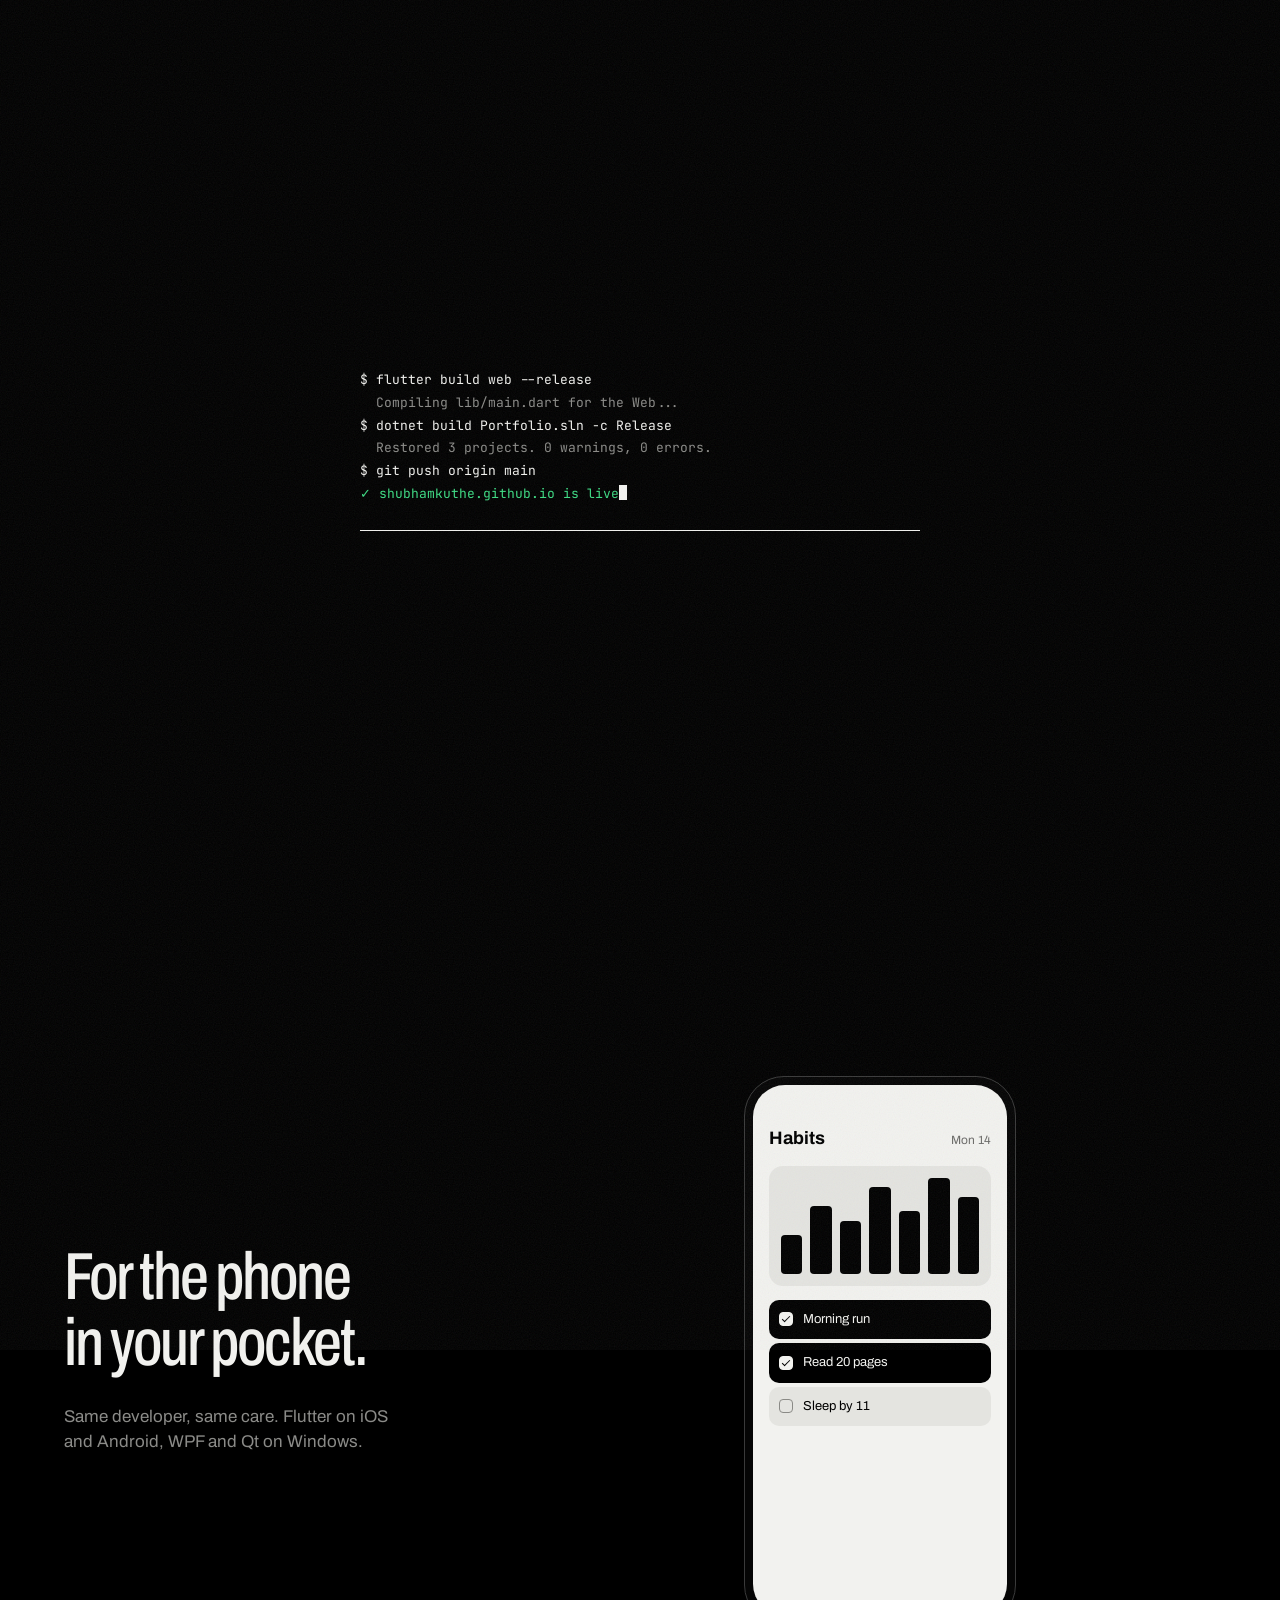
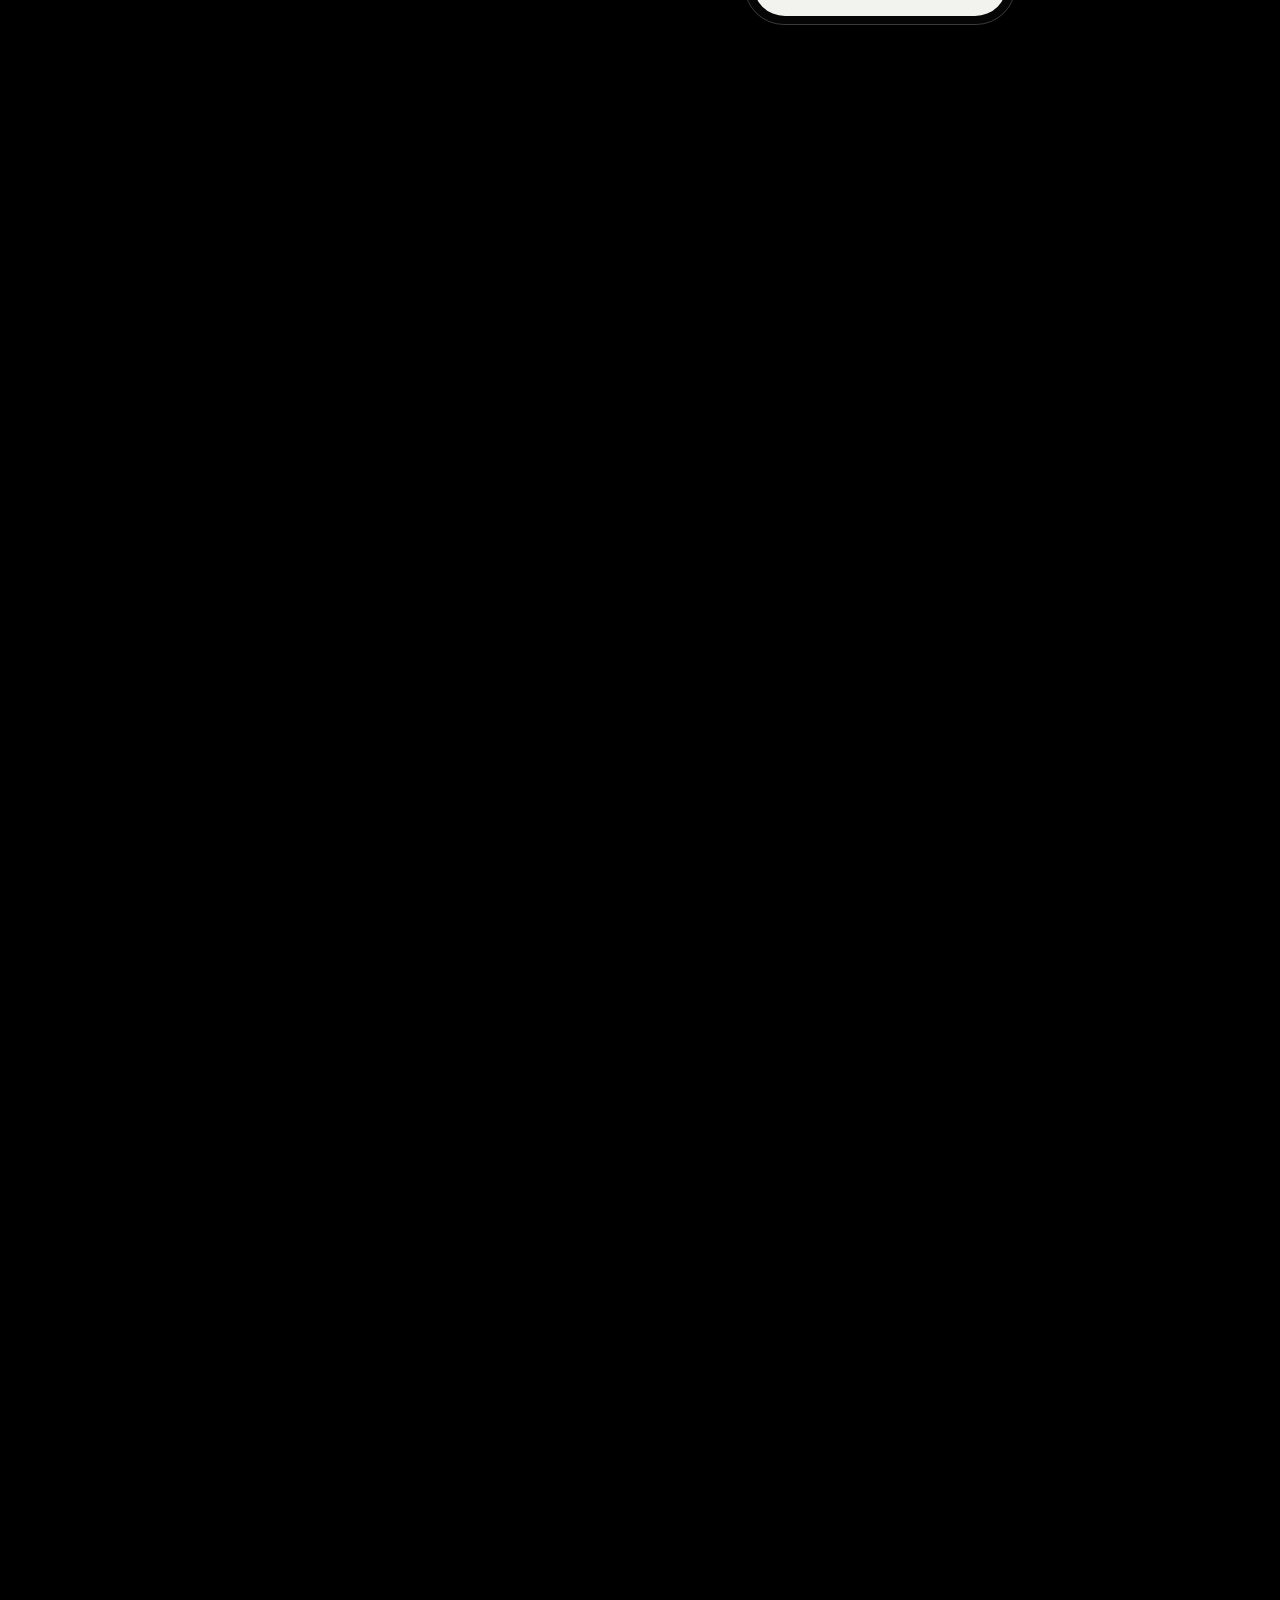
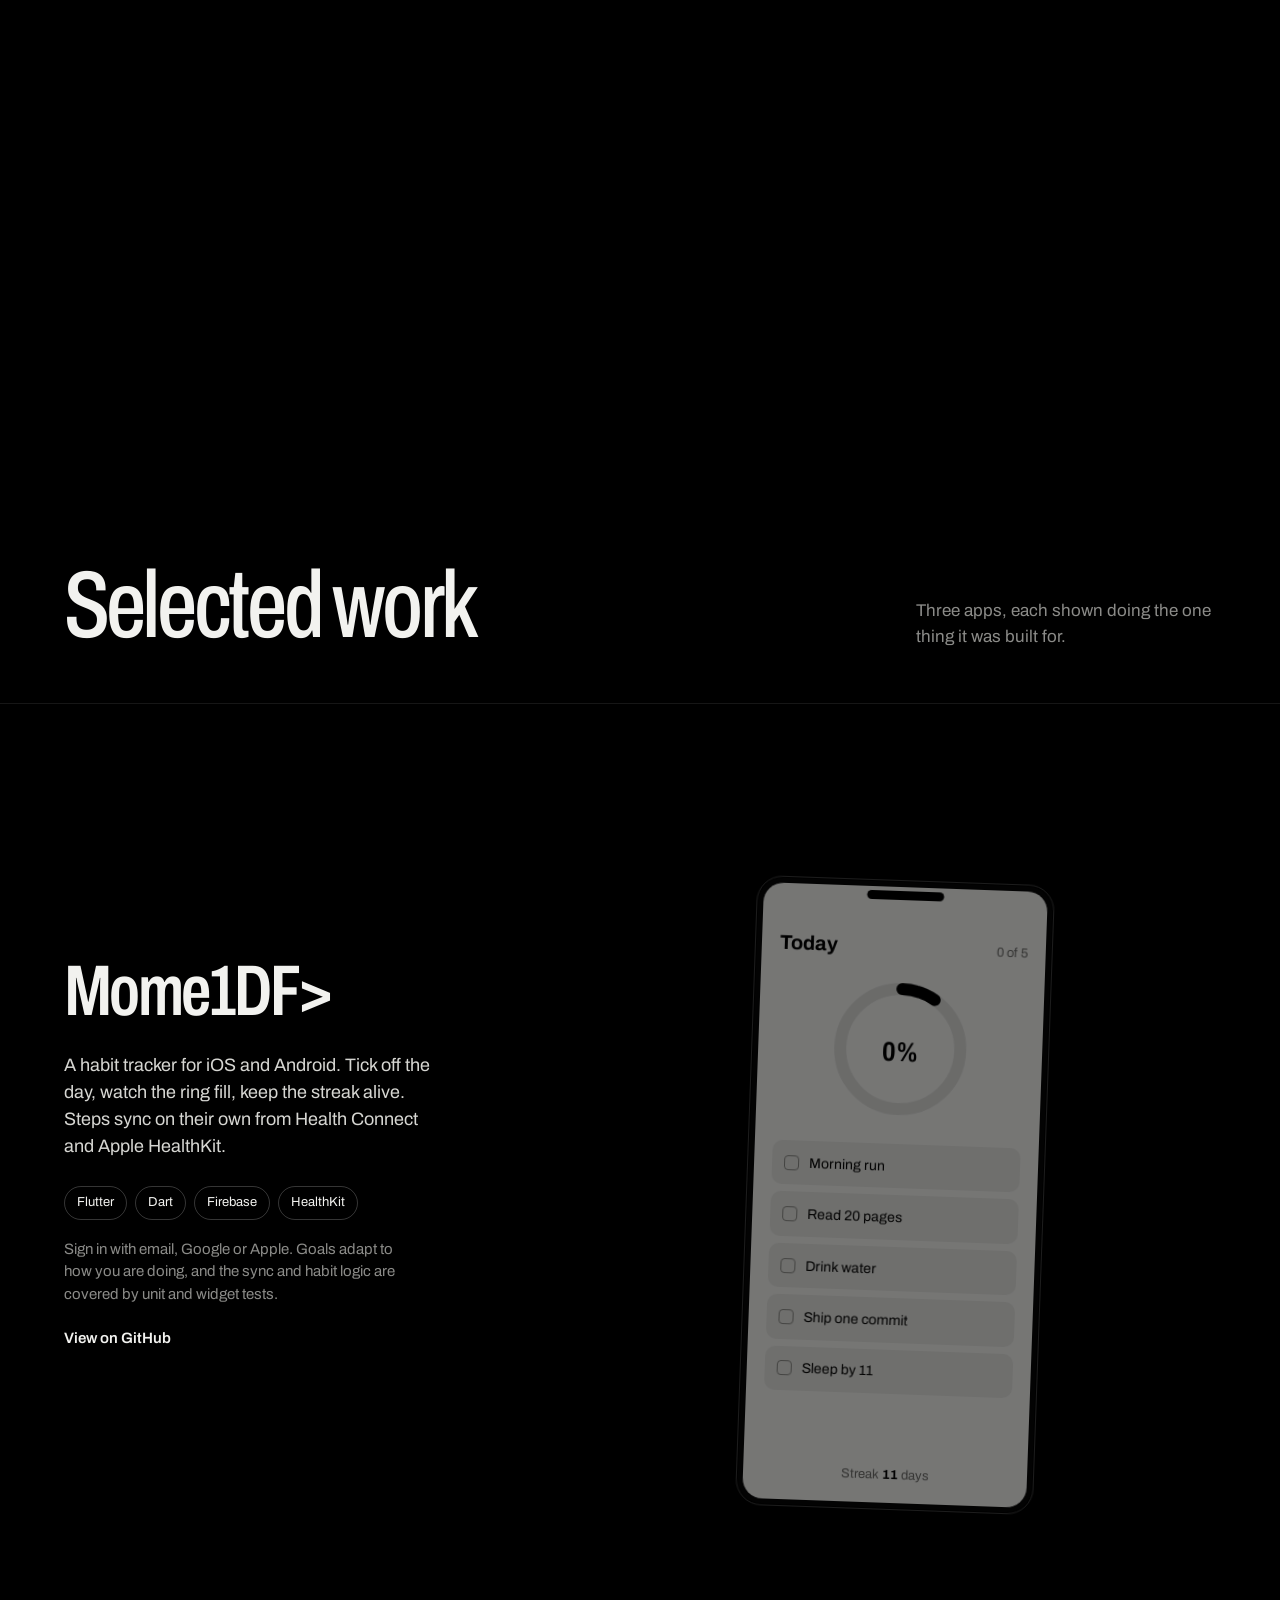
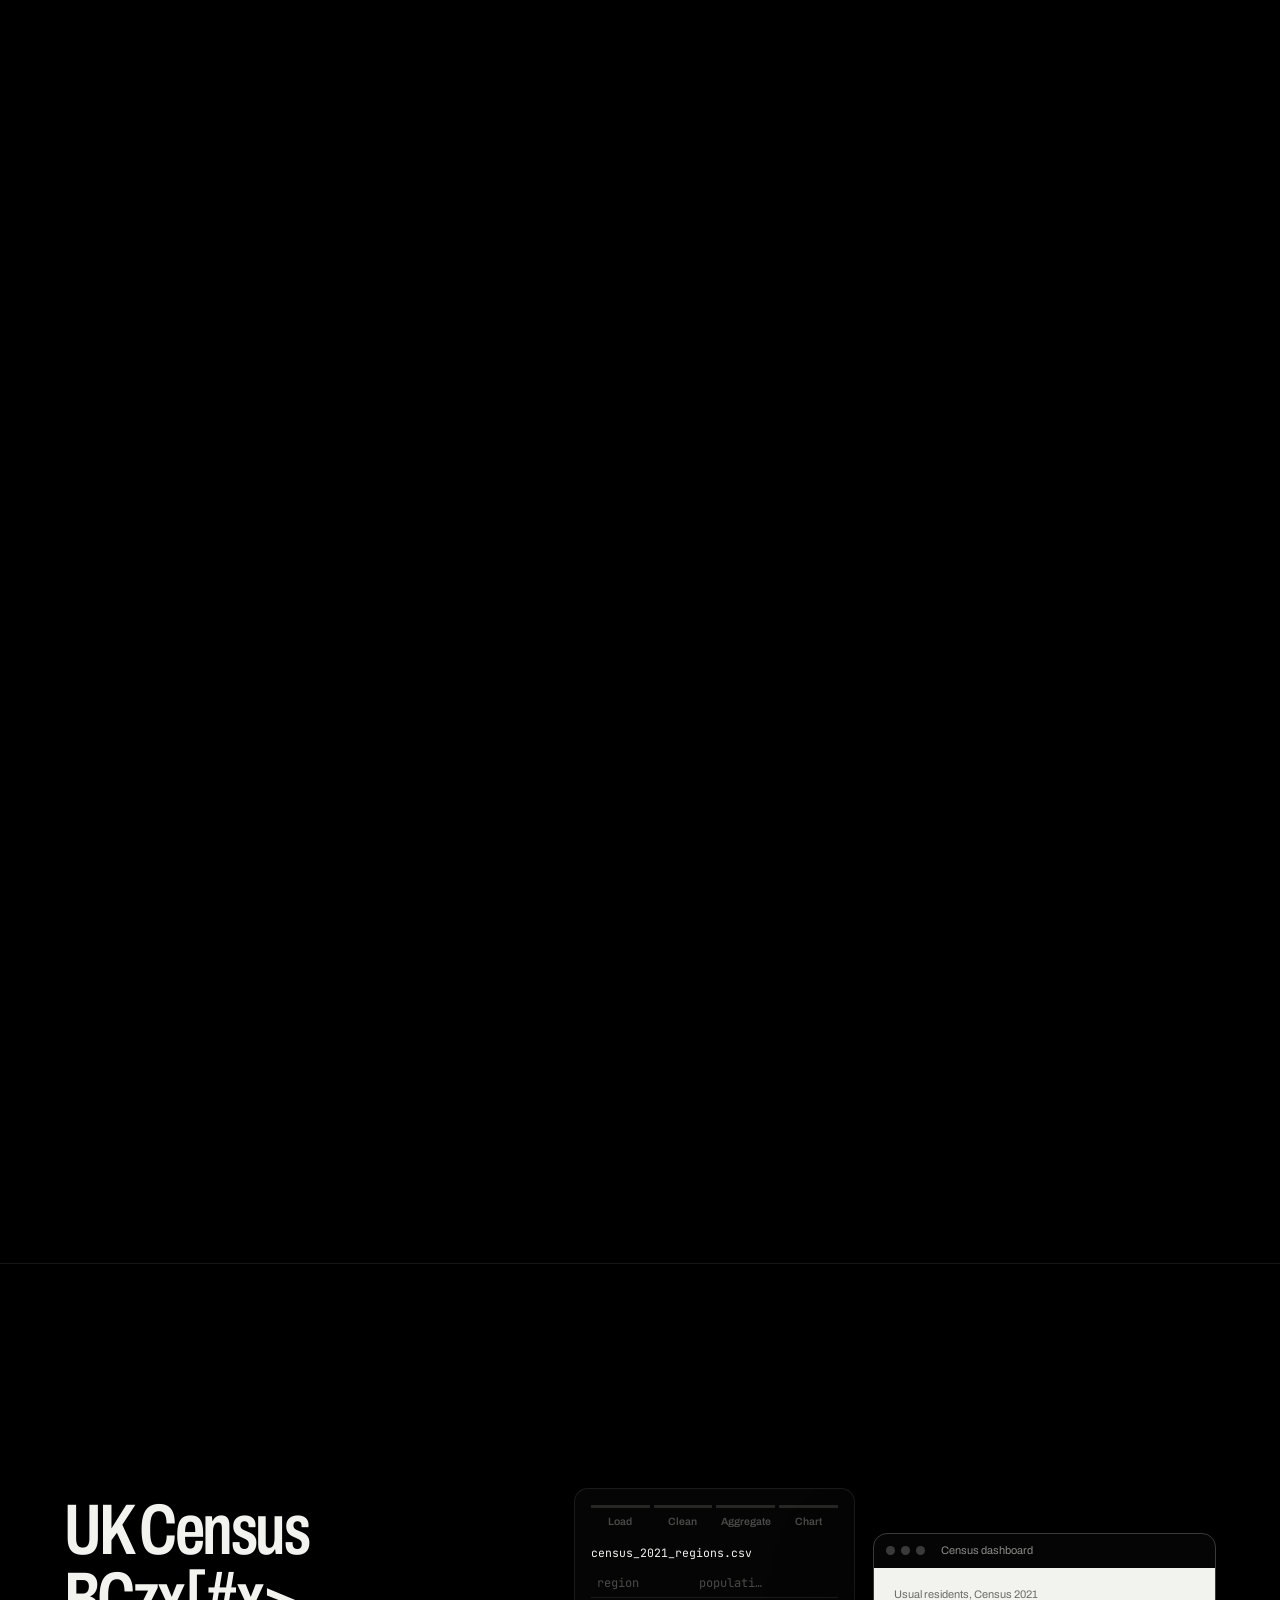
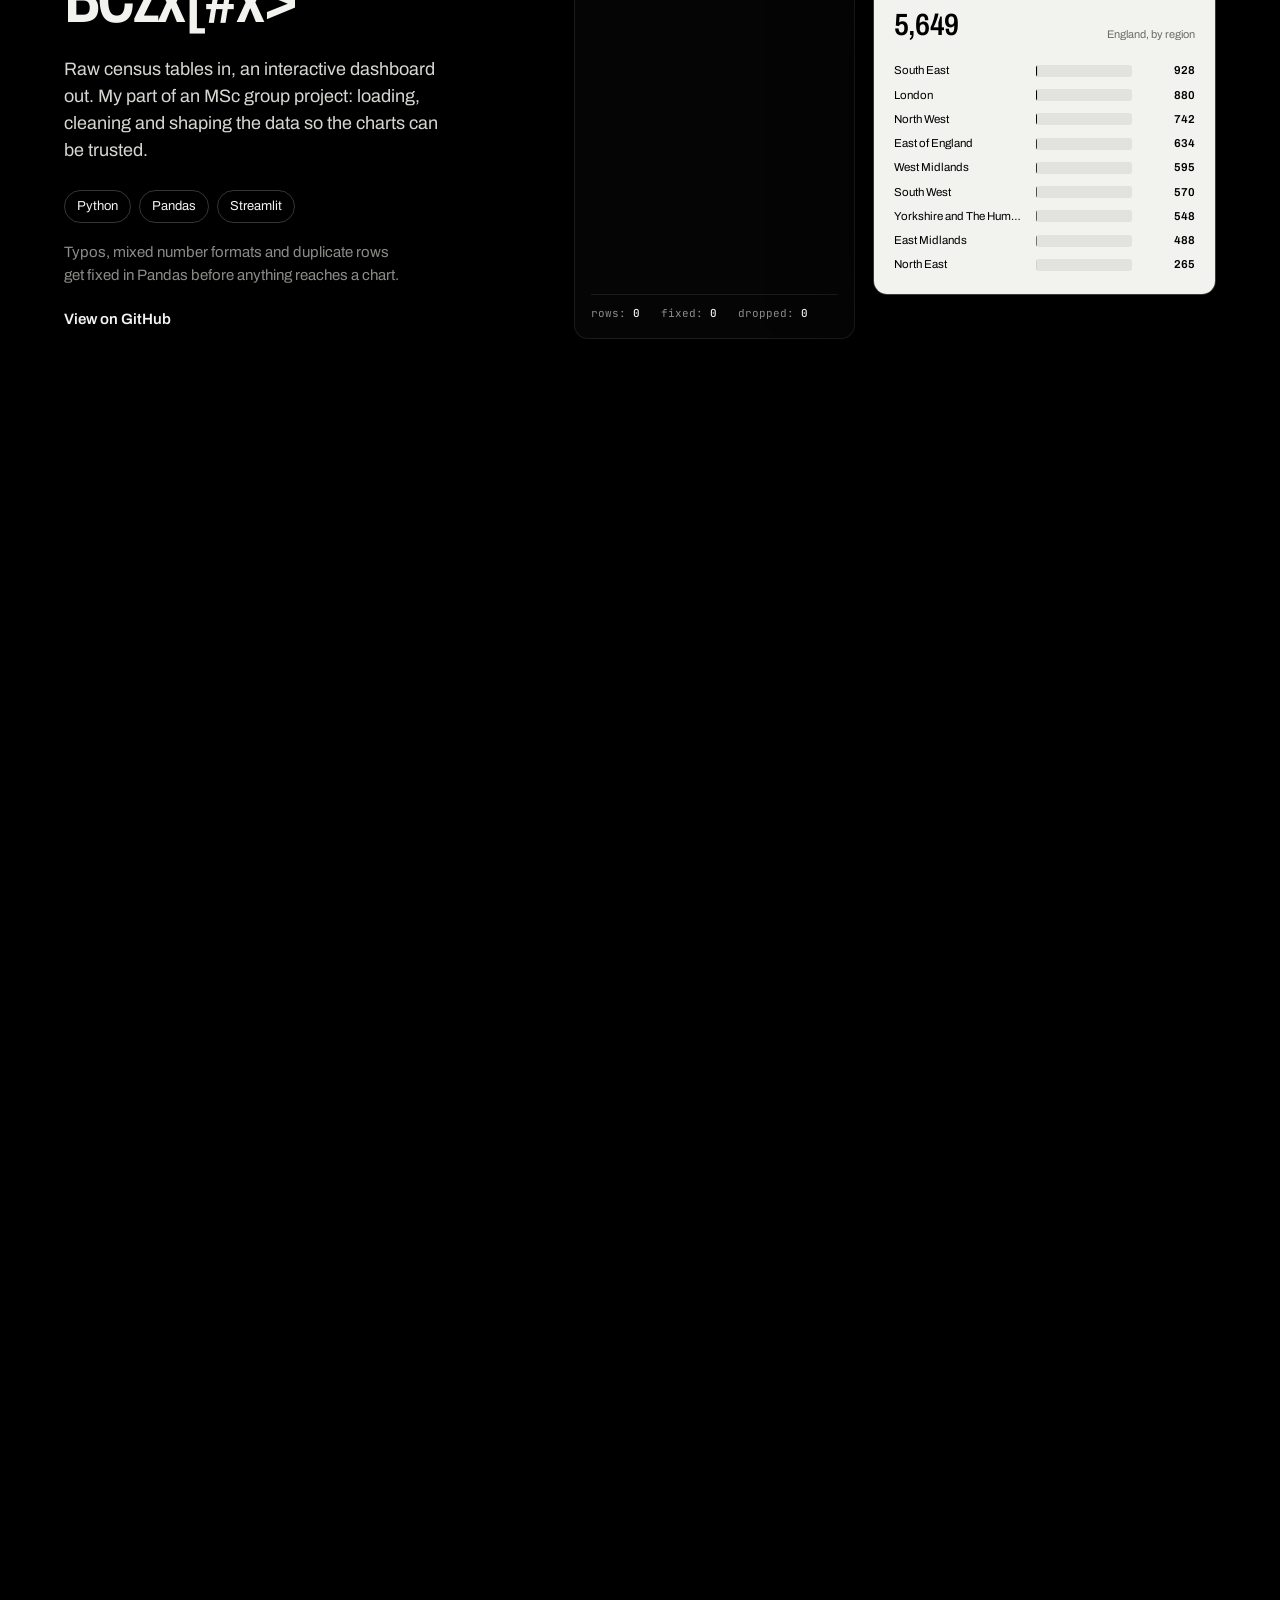
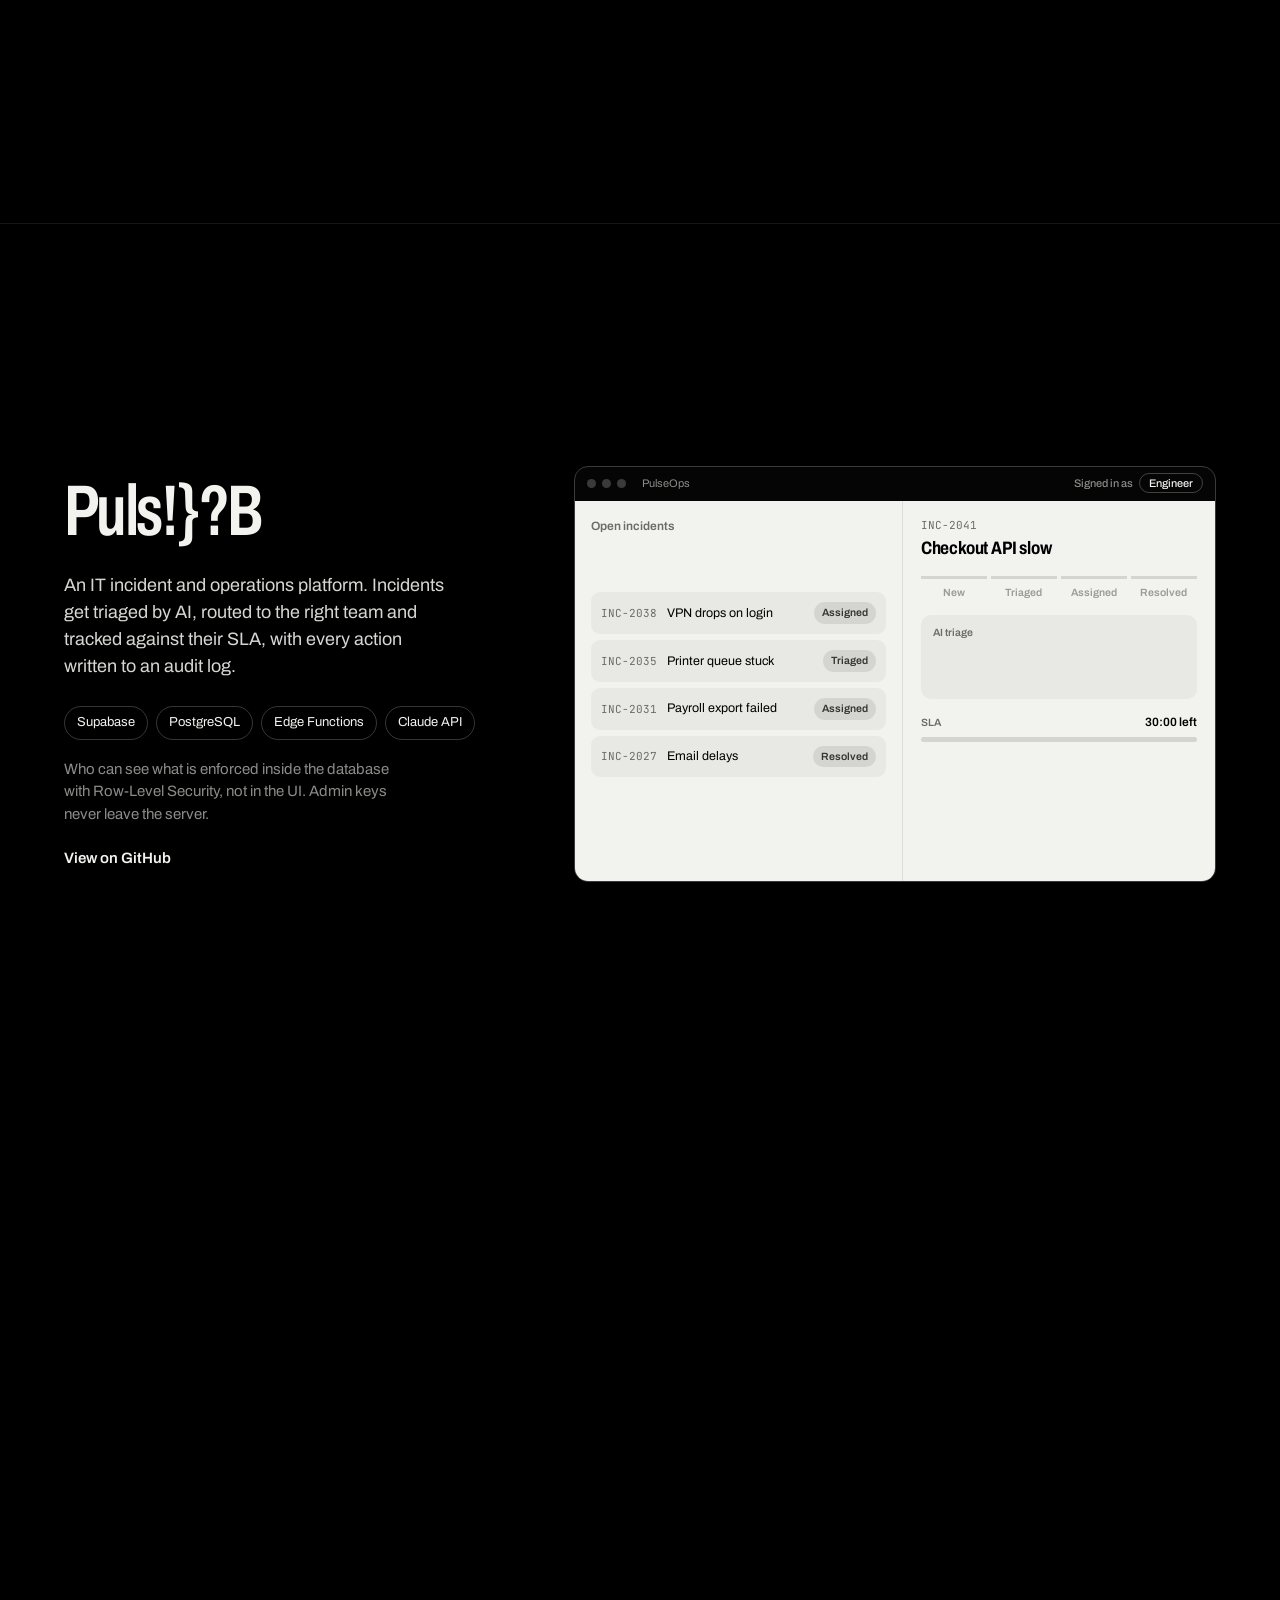
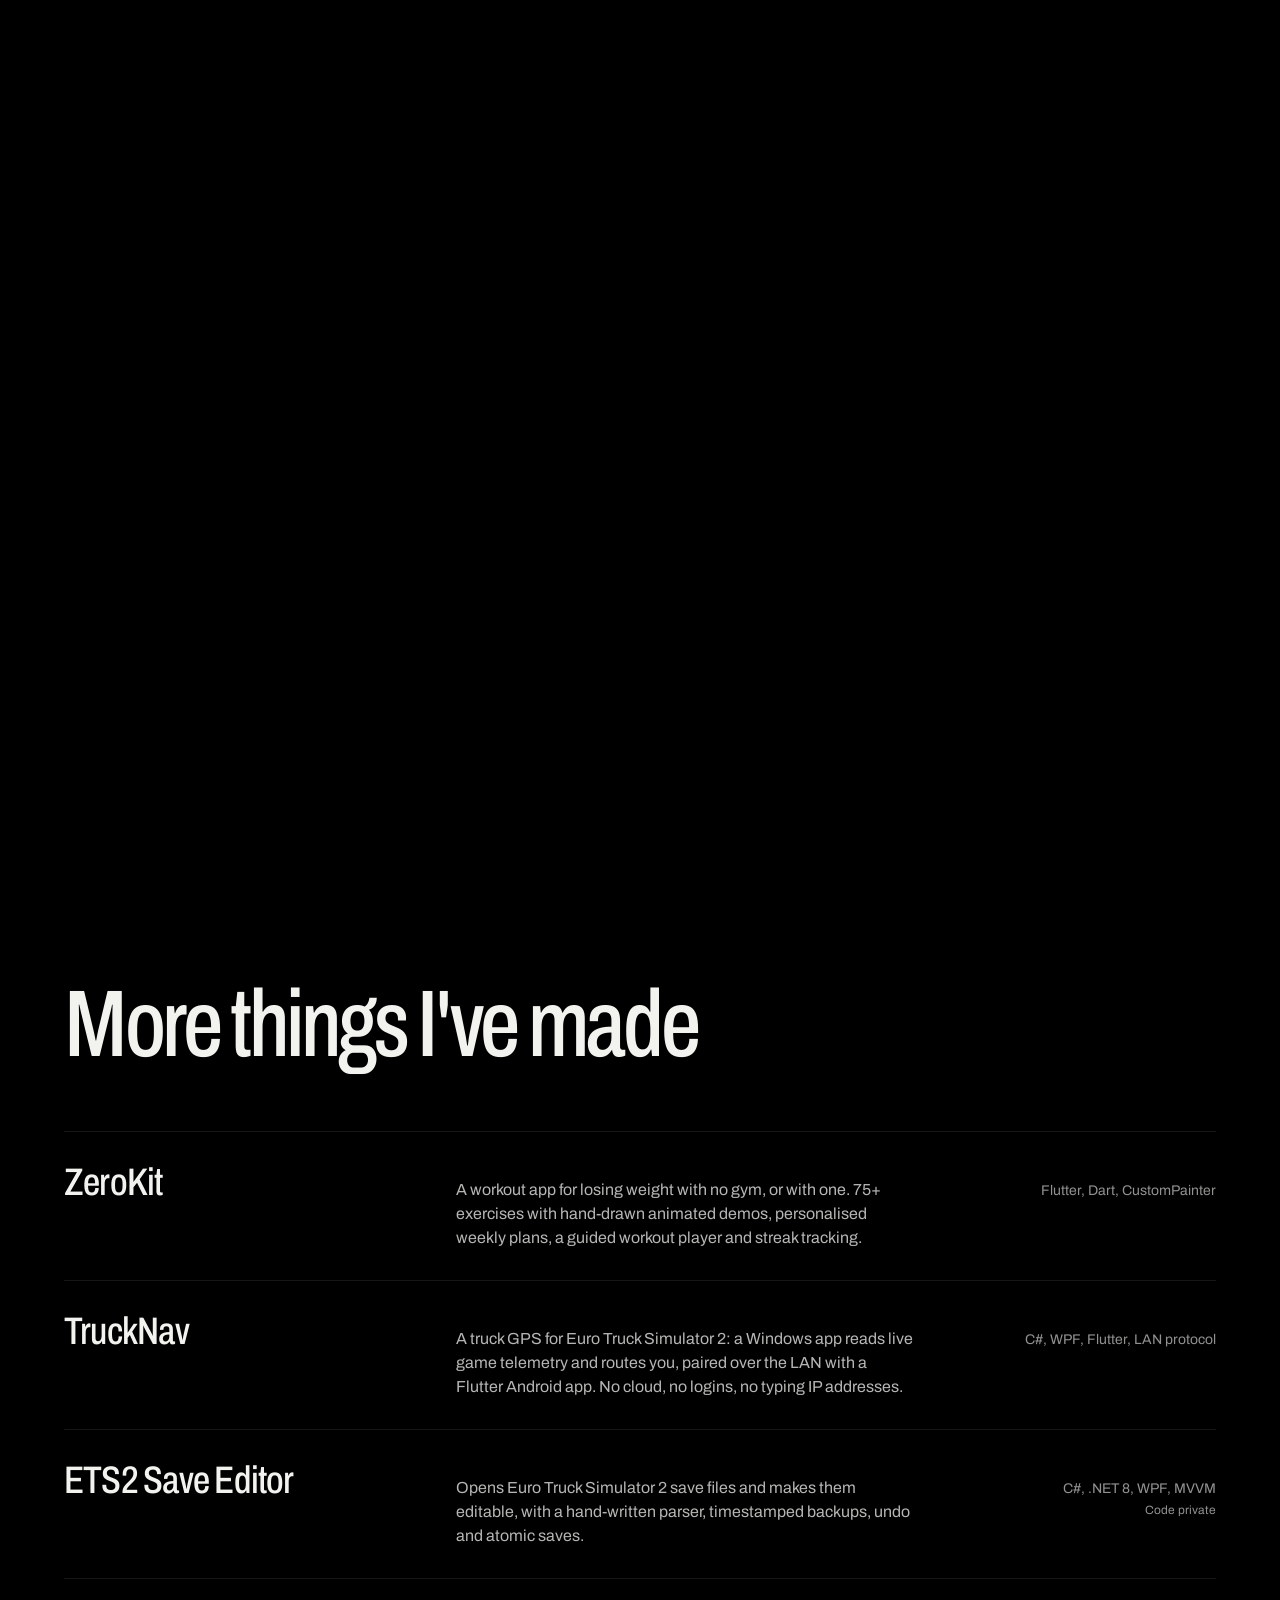
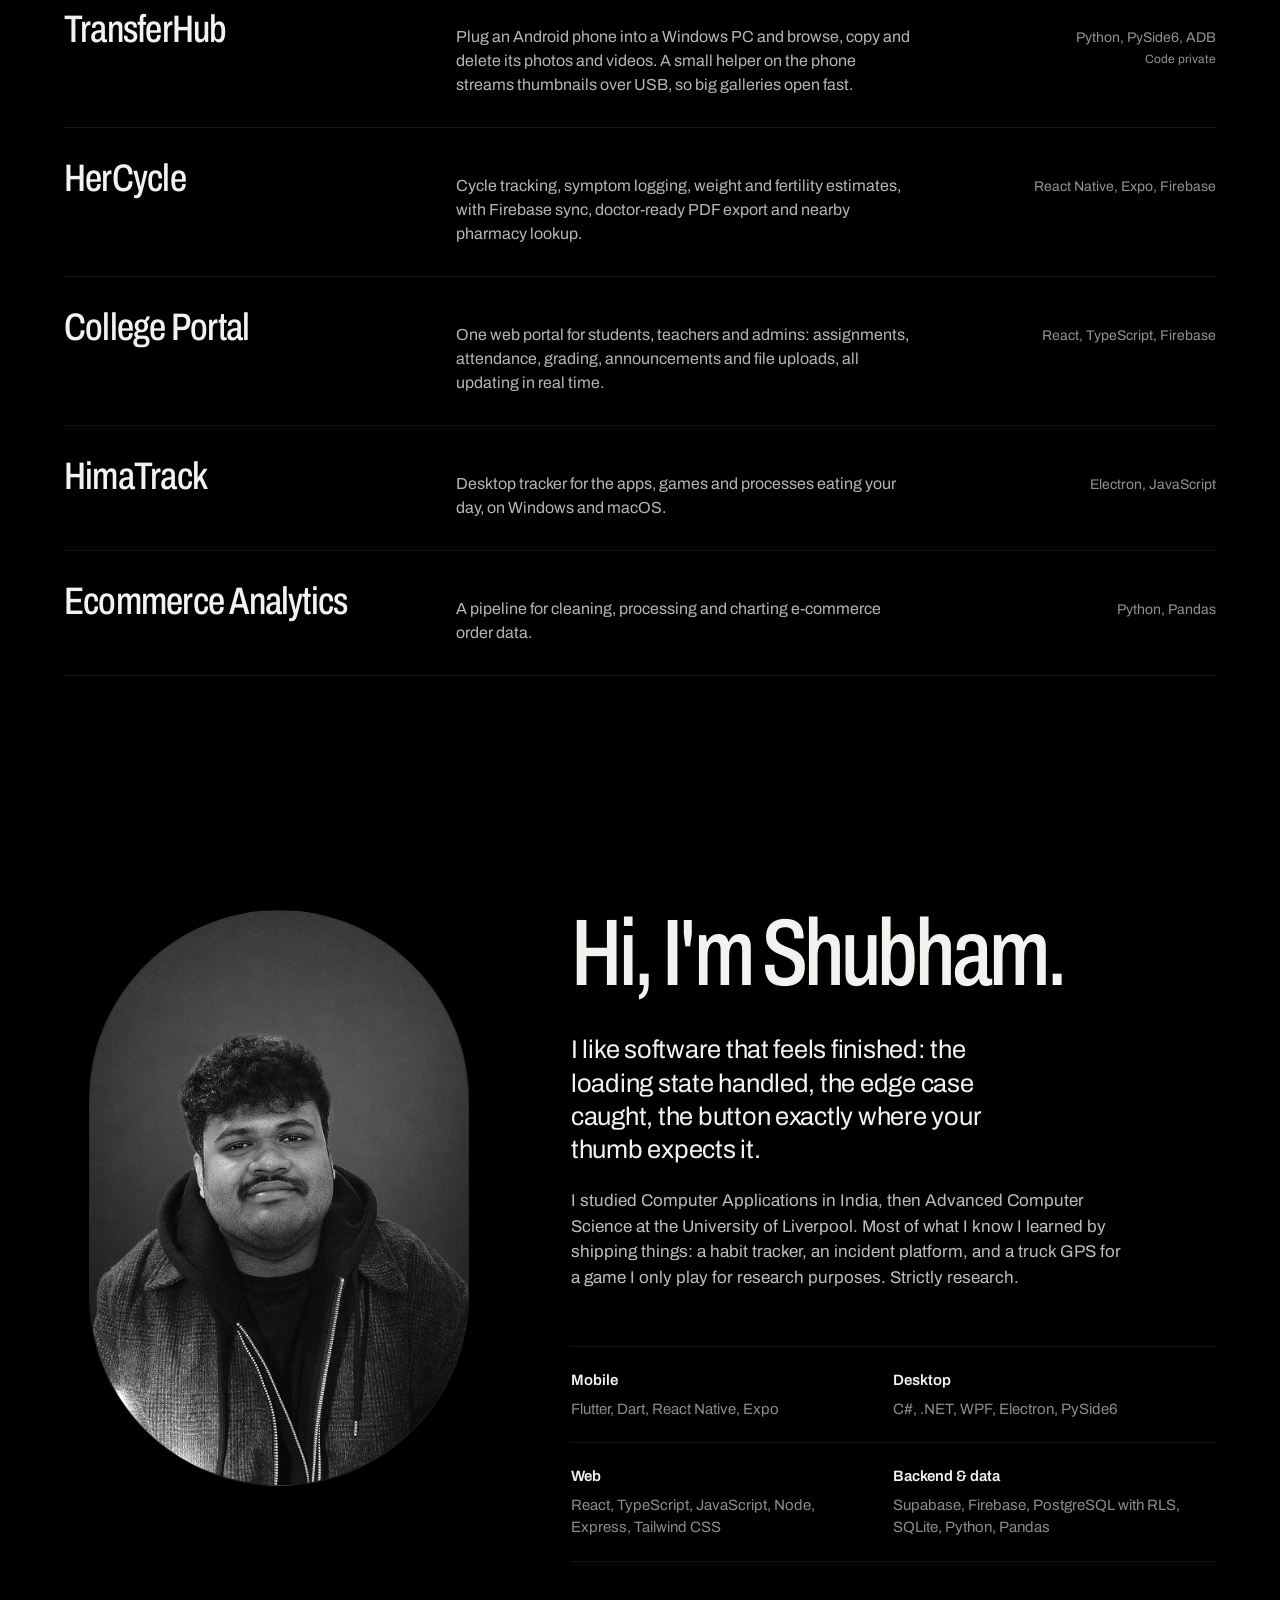
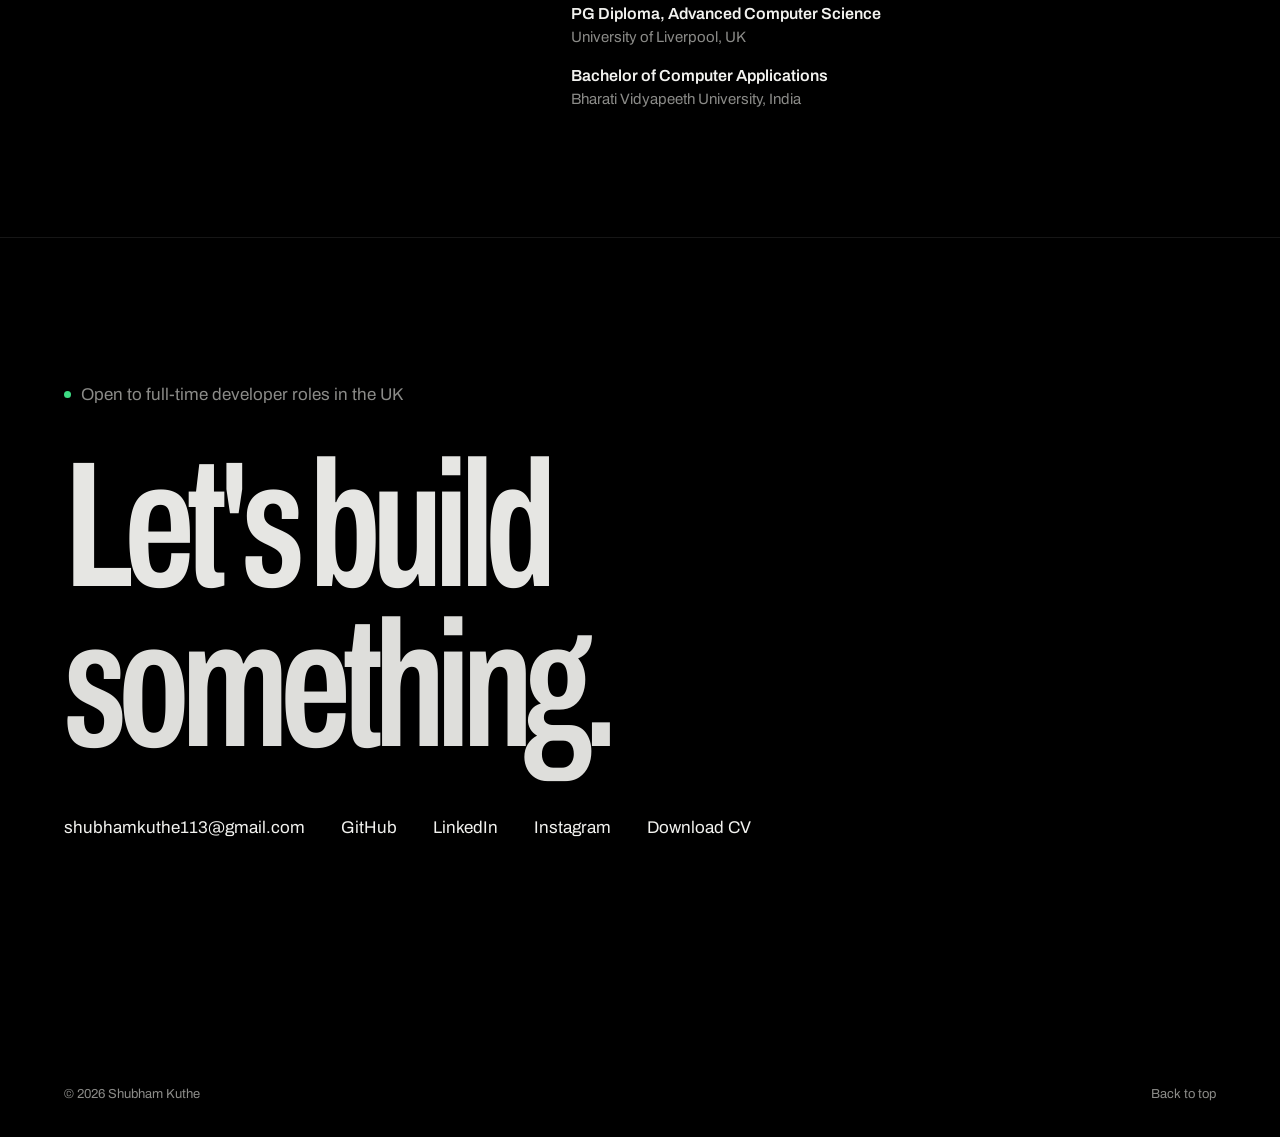
<file: index.html>
<!doctype html>
<html lang="en">
<head>
  <meta charset="utf-8">
  <meta name="viewport" content="width=device-width, initial-scale=1">
  <title>Shubham Kuthe — Software Developer: Web, Mobile and Desktop</title>
  <meta name="description" content="Shubham Kuthe builds software for the web, mobile and desktop: React, Supabase, Flutter, .NET/WPF and Python. Based in Liverpool, UK.">
  <meta name="theme-color" content="#000000">
  <link rel="canonical" href="https://shubhamkuthe.github.io/">
  <link rel="icon" href="favicon.ico" sizes="any">
  <link rel="icon" type="image/png" sizes="32x32" href="favicon-32.png">
  <link rel="icon" type="image/png" sizes="192x192" href="assets/icon-192.png">
  <link rel="apple-touch-icon" href="apple-touch-icon.png">

  <!-- link previews (LinkedIn, WhatsApp, Slack, X, email) -->
  <meta property="og:type" content="website">
  <meta property="og:site_name" content="Shubham Kuthe">
  <meta property="og:title" content="Shubham Kuthe: Software developer, web, mobile and desktop">
  <meta property="og:description" content="Shubham Kuthe builds software for the web, mobile and desktop: React, Supabase, Flutter, .NET/WPF and Python. Based in Liverpool, UK.">
  <meta property="og:url" content="https://shubhamkuthe.github.io/">
  <meta property="og:image" content="https://shubhamkuthe.github.io/assets/og-image.png">
  <meta property="og:image:width" content="1200">
  <meta property="og:image:height" content="630">
  <meta property="og:image:alt" content="LEGO-style figure of Shubham Kuthe next to his name and job title">
  <meta name="twitter:card" content="summary_large_image">
  <meta name="twitter:title" content="Shubham Kuthe: Software developer, web, mobile and desktop">
  <meta name="twitter:description" content="Shubham Kuthe builds software for the web, mobile and desktop: React, Supabase, Flutter, .NET/WPF and Python. Based in Liverpool, UK.">
  <meta name="twitter:image" content="https://shubhamkuthe.github.io/assets/og-image.png">
  <link rel="preconnect" href="https://fonts.googleapis.com">
  <link rel="preconnect" href="https://fonts.gstatic.com" crossorigin>
  <link href="https://fonts.googleapis.com/css2?family=Archivo:wdth,wght@62..125,100..900&family=JetBrains+Mono:wght@400;500&display=swap" rel="stylesheet">
  <link rel="stylesheet" href="css/style.css">
</head>
<body class="is-loading">

  <!-- ============ PRELOADER: the site "builds" itself ============ -->
  <div class="loader" aria-hidden="true">
    <div class="loader__half loader__half--top"></div>
    <div class="loader__half loader__half--bottom"></div>
    <div class="loader__term">
      <pre class="loader__log"></pre>
      <div class="loader__bar"><span></span></div>
    </div>
  </div>

  <div class="cursor" aria-hidden="true"><span class="cursor__label">View</span></div>
  <div class="grain" aria-hidden="true"></div>

  <!-- ============ HERO ============ -->
  <header class="hero" id="top">
    <div class="hero__frame">
      <div class="hero__grid" aria-hidden="true"></div>

      <div class="hero__marquee" aria-hidden="true">
        <div class="marquee__track">
          <span>Shubham Kuthe</span><i>/</i><span>Shubham Kuthe</span><i>/</i><span>Shubham Kuthe</span><i>/</i>
          <span>Shubham Kuthe</span><i>/</i><span>Shubham Kuthe</span><i>/</i><span>Shubham Kuthe</span><i>/</i>
        </div>
      </div>

      <nav class="topbar">
        <a href="#top" class="topbar__id">
          <span class="reveal-line"><span>Shubham Kuthe</span></span>
          <small class="reveal-line"><span>Software developer: web, mobile and desktop</span></small>
        </a>
        <div class="topbar__links">
          <a class="magnetic link-u" href="https://github.com/ShubhamKuthe" target="_blank" rel="noopener">GitHub</a>
          <a class="magnetic link-u" href="https://www.linkedin.com/in/shubham-kuthe-8a5530252/" target="_blank" rel="noopener">LinkedIn</a>
          <a class="magnetic link-u" href="https://www.instagram.com/shubhamkuthe_/" target="_blank" rel="noopener">Instagram</a>
          <a class="pill magnetic" href="#contact"><span class="pill__dot"></span>Available for work</a>
        </div>
      </nav>

      <!-- the figure: LEGO me, head popping out of a white square -->
      <div class="figure">
        <div class="figure__back" aria-hidden="true"></div>
        <div class="figure__char" data-tilt>
          <img src="assets/lego-bust.webp" alt="LEGO-style figure of Shubham holding a laptop" width="725" height="1000">
        </div>
      </div>

      <div class="bottombar">
        <a href="#morph" class="scroll-btn magnetic" aria-label="Scroll to content">
          <svg viewBox="0 0 24 24" width="16" height="16"><path d="M12 4v15m0 0-6-6m6 6 6-6" fill="none" stroke="currentColor" stroke-width="1.8"/></svg>
        </a>
        <p class="bottombar__bio">
          <span class="reveal-line"><span>I build software people actually use, from</span></span>
          <span class="reveal-line"><span>incident platforms to habit trackers to Windows tools.</span></span>
        </p>
        <ul class="stats">
          <li><strong class="stat-num" data-count="11">0</strong><span>Projects<br>built</span></li>
          <li>
            <svg viewBox="0 0 32 32" class="stat-ic"><rect x="4" y="7" width="15" height="11" rx="1.5"/><path d="M8 22h7M11.5 18v4"/><rect x="21" y="9" width="7" height="13" rx="1.5"/></svg>
            <span>Mobile &amp;<br>Desktop</span>
          </li>
          <li>
            <svg viewBox="0 0 32 32" class="stat-ic"><circle cx="16" cy="16" r="11"/><path d="M5 16h22M16 5c3.5 3.2 3.5 18.8 0 22M16 5c-3.5 3.2-3.5 18.8 0 22"/></svg>
            <span>Web &amp;<br>Data</span>
          </li>
        </ul>
      </div>
    </div>
  </header>

  <main>
    <!-- ============ MORPH: phone -> desktop ============ -->
    <section class="morph" id="morph">
      <div class="morph__pin">
        <div class="morph__copy">
          <h2 class="morph__h morph__h--a">For the phone<br>in your pocket.</h2>
          <h2 class="morph__h morph__h--b">And the desktop<br>on your desk.</h2>
          <p class="morph__sub">Same developer, same care. Flutter on iOS and Android, WPF and Qt on Windows.</p>
        </div>
        <div class="morph__stage">
          <div class="device">
            <div class="device__bar">
              <span></span><span></span><span></span>
              <em>TransferHub</em>
            </div>
            <div class="device__body">
              <div class="device__phoneui">
                <div class="m-top"><b>Habits</b><span>Mon 14</span></div>
                <div class="dp-week"><i style="--h:.4"></i><i style="--h:.7"></i><i style="--h:.55"></i><i style="--h:.9"></i><i style="--h:.65"></i><i style="--h:1"></i><i style="--h:.8"></i></div>
                <ul class="m-list">
                  <li class="done"><i></i>Morning run</li>
                  <li class="done"><i></i>Read 20 pages</li>
                  <li><i></i>Sleep by 11</li>
                </ul>
              </div>
              <div class="device__deskui">
                <aside>
                  <b>Motorola edge</b>
                  <span class="on">Camera</span><span>Screenshots</span><span>WhatsApp</span><span>Downloads</span>
                </aside>
                <div class="dd-grid">
                  <span></span><span></span><span></span><span></span><span></span>
                  <span></span><span></span><span></span><span></span><span></span>
                  <span></span><span></span><span></span><span></span><span></span>
                </div>
              </div>
            </div>
          </div>
        </div>
      </div>
    </section>

    <!-- ============ WORK ============ -->
    <section class="work" id="work">
      <header class="work__head">
        <h2 class="big-h">Selected work</h2>
        <p>Three apps, each shown doing the one thing it was built for.</p>
      </header>

      <!-- Momentum -->
      <article class="scene scene--momentum">
        <div class="scene__pin">
          <div class="scene__copy">
            <h3 class="scramble" data-text="Momentum">Momentum</h3>
            <p>A habit tracker for iOS and Android. Tick off the day, watch the ring fill, keep the streak alive. Steps sync on their own from Health Connect and Apple HealthKit.</p>
            <ul class="tags"><li>Flutter</li><li>Dart</li><li>Firebase</li><li>HealthKit</li></ul>
            <p class="scene__note">Sign in with email, Google or Apple. Goals adapt to how you are doing, and the sync and habit logic are covered by unit and widget tests.</p>
            <a class="scene__link link-u" href="https://github.com/ShubhamKuthe/Momentum" target="_blank" rel="noopener">View on GitHub</a>
          </div>
          <div class="scene__visual">
            <div class="phone phone--lg">
              <div class="phone__notch"></div>
              <div class="phone__screen">
                <div class="screen is-active">
                  <div class="m-top"><b>Today</b><span class="mo-count">0 of 5</span></div>
                  <div class="m-ring m-ring--lg">
                    <svg viewBox="0 0 120 120"><circle cx="60" cy="60" r="50" class="ring-bg"/><circle cx="60" cy="60" r="50" class="ring-fg mo-ring" style="--p:0"/></svg>
                    <strong class="mo-pct">0%</strong>
                  </div>
                  <ul class="m-list mo-list">
                    <li><i></i>Morning run</li>
                    <li><i></i>Read 20 pages</li>
                    <li><i></i>Drink water</li>
                    <li><i></i>Ship one commit</li>
                    <li><i></i>Sleep by 11</li>
                  </ul>
                  <div class="mo-streak">Streak <b class="mo-streak-n">11</b> days</div>
                </div>
              </div>
            </div>
          </div>
        </div>
      </article>

      <!-- UK Census Pipeline -->
      <article class="scene scene--census">
        <div class="scene__pin">
          <div class="scene__copy">
            <h3 class="scramble" data-text="UK Census Pipeline">UK Census Pipeline</h3>
            <p>Raw census tables in, an interactive dashboard out. My part of an MSc group project: loading, cleaning and shaping the data so the charts can be trusted.</p>
            <ul class="tags"><li>Python</li><li>Pandas</li><li>Streamlit</li></ul>
            <p class="scene__note">Typos, mixed number formats and duplicate rows get fixed in Pandas before anything reaches a chart.</p>
            <a class="scene__link link-u" href="https://github.com/ShubhamKuthe/UK-Census-Analytics-Dashboard" target="_blank" rel="noopener">View on GitHub</a>
          </div>
          <div class="scene__visual cs-stage">
            <div class="cs-raw">
              <ol class="cs-steps"><li>Load</li><li>Clean</li><li>Aggregate</li><li>Chart</li></ol>
              <div class="cs-file">census_2021_regions.csv</div>
              <div class="cs-table">
                <div class="cs-row cs-row--head"><span>region</span><span>population</span><em></em></div>
                <div class="cs-row cs-row--dirty"><span data-clean="London">london </span><span data-clean="8,799,800">8,799,800</span><em>fixed</em></div>
                <div class="cs-row cs-row--dirty"><span data-clean="South East">South-East</span><span data-clean="9,278,100">9278100</span><em>fixed</em></div>
                <div class="cs-row cs-row--dirty"><span data-clean="North West">N. West</span><span data-clean="7,417,300">7.42m</span><em>fixed</em></div>
                <div class="cs-row cs-row--dirty"><span data-clean="East of England">EAST OF ENGLAND</span><span data-clean="6,335,100">6335100</span><em>fixed</em></div>
                <div class="cs-row cs-row--dup"><span>london</span><span>8,799,800</span><em>duplicate</em></div>
                <div class="cs-row cs-row--dirty"><span data-clean="West Midlands">west midlands</span><span data-clean="5,950,800">5950800</span><em>fixed</em></div>
                <div class="cs-row cs-row--dirty"><span data-clean="South West">South West</span><span data-clean="5,701,200">5701200 </span><em>fixed</em></div>
                <div class="cs-row cs-row--dirty"><span data-clean="Yorkshire and The Humber">Yorks & Humber</span><span data-clean="5,480,800">5480800</span><em>fixed</em></div>
                <div class="cs-row cs-row--dirty"><span data-clean="East Midlands">E Midlands</span><span data-clean="4,880,100">4880100</span><em>fixed</em></div>
                <div class="cs-row cs-row--dirty"><span data-clean="North East">north east</span><span data-clean="2,647,100">2647100</span><em>fixed</em></div>
              </div>
              <div class="cs-log">rows: <b class="cs-log-n">0</b> &nbsp; fixed: <b class="cs-log-f">0</b> &nbsp; dropped: <b class="cs-log-d">0</b></div>
            </div>
            <div class="window cs-win">
              <div class="device__bar"><span></span><span></span><span></span><em>Census dashboard</em></div>
              <div class="cs-dash">
                <div class="cs-dash__top">
                  <div><small>Usual residents, Census 2021</small><strong class="cs-total" data-to="56490300">0</strong></div>
                  <span>England, by region</span>
                </div>
                <ul class="cs-chart">
<li><span>South East</span><div class="cs-bar"><i style="--w:1.0000"></i></div><b data-to="9278100">0</b></li>
<li><span>London</span><div class="cs-bar"><i style="--w:0.9484"></i></div><b data-to="8799800">0</b></li>
<li><span>North West</span><div class="cs-bar"><i style="--w:0.7994"></i></div><b data-to="7417300">0</b></li>
<li><span>East of England</span><div class="cs-bar"><i style="--w:0.6828"></i></div><b data-to="6335100">0</b></li>
<li><span>West Midlands</span><div class="cs-bar"><i style="--w:0.6414"></i></div><b data-to="5950800">0</b></li>
<li><span>South West</span><div class="cs-bar"><i style="--w:0.6145"></i></div><b data-to="5701200">0</b></li>
<li><span>Yorkshire and The Humber</span><div class="cs-bar"><i style="--w:0.5907"></i></div><b data-to="5480800">0</b></li>
<li><span>East Midlands</span><div class="cs-bar"><i style="--w:0.5260"></i></div><b data-to="4880100">0</b></li>
<li><span>North East</span><div class="cs-bar"><i style="--w:0.2853"></i></div><b data-to="2647100">0</b></li>
                </ul>
              </div>
            </div>
          </div>
        </div>
      </article>

      <!-- PulseOps -->
      <article class="scene scene--pulse">
        <div class="scene__pin">
          <div class="scene__copy">
            <h3 class="scramble" data-text="PulseOps">PulseOps</h3>
            <p>An IT incident and operations platform. Incidents get triaged by AI, routed to the right team and tracked against their SLA, with every action written to an audit log.</p>
            <ul class="tags"><li>Supabase</li><li>PostgreSQL</li><li>Edge Functions</li><li>Claude API</li></ul>
            <p class="scene__note">Who can see what is enforced inside the database with Row-Level Security, not in the UI. Admin keys never leave the server.</p>
            <a class="scene__link link-u" href="https://github.com/ShubhamKuthe/PulseOps" target="_blank" rel="noopener">View on GitHub</a>
          </div>
          <div class="scene__visual po-stage">
            <div class="window po-win">
              <div class="device__bar"><span></span><span></span><span></span><em>PulseOps</em>
                <b class="po-role">Signed in as <i class="po-role-name">Engineer</i></b>
              </div>
              <div class="po-body">
                <div class="po-list">
                  <div class="po-list__head">Open incidents</div>
                  <div class="po-row po-row--new">
                    <code>INC-2041</code><span>Checkout API slow</span><em class="po-chip po-chip--live">New</em>
                  </div>
                  <div class="po-row po-row--team">
                    <code>INC-2038</code><span>VPN drops on login</span><em class="po-chip">Assigned</em>
                    <b class="po-lock">Hidden by RLS</b>
                  </div>
                  <div class="po-row">
                    <code>INC-2035</code><span>Printer queue stuck</span><em class="po-chip">Triaged</em>
                  </div>
                  <div class="po-row po-row--team">
                    <code>INC-2031</code><span>Payroll export failed</span><em class="po-chip">Assigned</em>
                    <b class="po-lock">Hidden by RLS</b>
                  </div>
                  <div class="po-row">
                    <code>INC-2027</code><span>Email delays</span><em class="po-chip">Resolved</em>
                  </div>
                </div>
                <div class="po-detail">
                  <div class="po-detail__top"><code>INC-2041</code><strong>Checkout API slow</strong></div>
                  <ol class="po-steps">
                    <li>New</li><li>Triaged</li><li>Assigned</li><li>Resolved</li>
                  </ol>
                  <div class="po-ai">
                    <small>AI triage</small>
                    <p class="po-ai__text"></p>
                  </div>
                  <div class="po-sla">
                    <div class="po-sla__row"><small>SLA</small><span class="po-sla__time">30:00 left</span></div>
                    <div class="po-sla__bar"><i></i></div>
                  </div>
                  <ul class="po-audit"></ul>
                </div>
              </div>
            </div>
          </div>
        </div>
      </article>
    </section>

    <!-- ============ MORE PROJECTS ============ -->
    <section class="more">
      <h2 class="big-h">More things I've made</h2>
      <ul class="more__list">
        <li><a href="https://github.com/ShubhamKuthe/ZeroKit" target="_blank" rel="noopener" data-cursor="View">
          <h3>ZeroKit</h3><p>A workout app for losing weight with no gym, or with one. 75+ exercises with hand-drawn animated demos, personalised weekly plans, a guided workout player and streak tracking.</p><span>Flutter, Dart, CustomPainter</span></a></li>
        <li><a href="https://github.com/ShubhamKuthe/TruckNav" target="_blank" rel="noopener" data-cursor="View">
          <h3>TruckNav</h3><p>A truck GPS for Euro Truck Simulator 2: a Windows app reads live game telemetry and routes you, paired over the LAN with a Flutter Android app. No cloud, no logins, no typing IP addresses.</p><span>C#, WPF, Flutter, LAN protocol</span></a></li>
        <li><div class="more__item">
          <h3>ETS2 Save Editor</h3><p>Opens Euro Truck Simulator 2 save files and makes them editable, with a hand-written parser, timestamped backups, undo and atomic saves.</p><span>C#, .NET 8, WPF, MVVM<br><em>Code private</em></span></div></li>
        <li><div class="more__item">
          <h3>TransferHub</h3><p>Plug an Android phone into a Windows PC and browse, copy and delete its photos and videos. A small helper on the phone streams thumbnails over USB, so big galleries open fast.</p><span>Python, PySide6, ADB<br><em>Code private</em></span></div></li>
        <li><a href="https://github.com/ShubhamKuthe/HerCycle" target="_blank" rel="noopener" data-cursor="View">
          <h3>HerCycle</h3><p>Cycle tracking, symptom logging, weight and fertility estimates, with Firebase sync, doctor-ready PDF export and nearby pharmacy lookup.</p><span>React Native, Expo, Firebase</span></a></li>
        <li><a href="https://github.com/ShubhamKuthe/College-Student-Teacher-Portal-2026-" target="_blank" rel="noopener" data-cursor="View">
          <h3>College Portal</h3><p>One web portal for students, teachers and admins: assignments, attendance, grading, announcements and file uploads, all updating in real time.</p><span>React, TypeScript, Firebase</span></a></li>
        <li><a href="https://github.com/ShubhamKuthe/HimaTrack" target="_blank" rel="noopener" data-cursor="View">
          <h3>HimaTrack</h3><p>Desktop tracker for the apps, games and processes eating your day, on Windows and macOS.</p><span>Electron, JavaScript</span></a></li>
        <li><a href="https://github.com/ShubhamKuthe/Ecommerce-Analytics" target="_blank" rel="noopener" data-cursor="View">
          <h3>Ecommerce Analytics</h3><p>A pipeline for cleaning, processing and charting e-commerce order data.</p><span>Python, Pandas</span></a></li>
      </ul>
    </section>

    <!-- ============ ABOUT ============ -->
    <section class="about" id="about">
      <div class="about__photo">
        <!-- Replace assets/me.jpg with your photo -->
        <img src="assets/me.jpg" alt="Shubham Kuthe" onerror="this.parentNode.classList.add('is-empty')">
        <span class="about__ph">Your photo here</span>
      </div>
      <div class="about__text">
        <h2 class="big-h">Hi, I'm Shubham.</h2>
        <p class="lead">I like software that feels finished: the loading state handled, the edge case caught, the button exactly where your thumb expects it.</p>
        <p>I studied Computer Applications in India, then Advanced Computer Science at the University of Liverpool. Most of what I know I learned by shipping things: a habit tracker, an incident platform, and a truck GPS for a game I only play for research purposes. Strictly research.</p>

        <div class="skills">
          <div><h4>Mobile</h4><p>Flutter, Dart, React Native, Expo</p></div>
          <div><h4>Desktop</h4><p>C#, .NET, WPF, Electron, PySide6</p></div>
          <div><h4>Web</h4><p>React, TypeScript, JavaScript, Node, Express, Tailwind CSS</p></div>
          <div><h4>Backend &amp; data</h4><p>Supabase, Firebase, PostgreSQL with RLS, SQLite, Python, Pandas</p></div>
        </div>

        <dl class="edu">
          <div><dt>PG Diploma, Advanced Computer Science</dt><dd>University of Liverpool, UK</dd></div>
          <div><dt>Bachelor of Computer Applications</dt><dd>Bharati Vidyapeeth University, India</dd></div>
        </dl>
      </div>
    </section>

    <!-- ============ CONTACT ============ -->
    <section class="contact" id="contact">
      <p class="contact__kicker">Open to full-time developer roles in the UK</p>
      <a class="contact__mail" href="mailto:shubhamkuthe113@gmail.com" data-cursor="Email">
        <span class="contact__line">Let's build</span>
        <span class="contact__line">something.</span>
      </a>
      <div class="contact__links">
        <a class="magnetic link-u" href="mailto:shubhamkuthe113@gmail.com">shubhamkuthe113@gmail.com</a>
        <a class="magnetic link-u" href="https://github.com/ShubhamKuthe" target="_blank" rel="noopener">GitHub</a>
        <a class="magnetic link-u" href="https://www.linkedin.com/in/shubham-kuthe-8a5530252/" target="_blank" rel="noopener">LinkedIn</a>
          <a class="magnetic link-u" href="https://www.instagram.com/shubhamkuthe_/" target="_blank" rel="noopener">Instagram</a>
        <a class="magnetic link-u" href="Shubham-Kuthe-Resume.pdf" download="Shubham-Kuthe-CV.pdf">Download CV</a>
      </div>
      <footer class="foot">
        <span>&copy; 2026 Shubham Kuthe</span>
        <a href="#top" class="link-u">Back to top</a>
      </footer>
    </section>
  </main>


  <!-- ============ LEGO BOT ============ -->
  <div class="bot" aria-live="polite">
    <div class="bot__panel" role="dialog" aria-label="Chat with LEGO Shubham" hidden>
      <div class="bot__head">
        <span class="bot__av bot__av--sm" aria-hidden="true"><span class="bot__box"></span><span class="bot__fig"><img src="assets/lego-bot.webp" alt="" width="300" height="302"></span></span>
        <div><b>LEGO Shubham</b><small>Usually replies instantly. The real one, not so much.</small></div>
        <button class="bot__close" type="button" aria-label="Close chat">&times;</button>
      </div>
      <div class="bot__log"></div>
      <div class="bot__chips"></div>
    </div>
    <div class="bot__tease" hidden>Psst. Want to connect?</div>
    <button class="bot__btn" type="button" aria-label="Open chat with LEGO Shubham">
      <span class="bot__av" aria-hidden="true"><span class="bot__box"></span><span class="bot__fig"><img src="assets/lego-bot.webp" alt="" width="300" height="302"></span></span>
      <span class="bot__ping" aria-hidden="true"></span>
    </button>
  </div>

  <script src="vendor/gsap.min.js"></script>
  <script src="vendor/ScrollTrigger.min.js"></script>
  <script src="vendor/lenis.min.js"></script>
  <script src="js/main.js"></script>
</body>
</html>
</file>
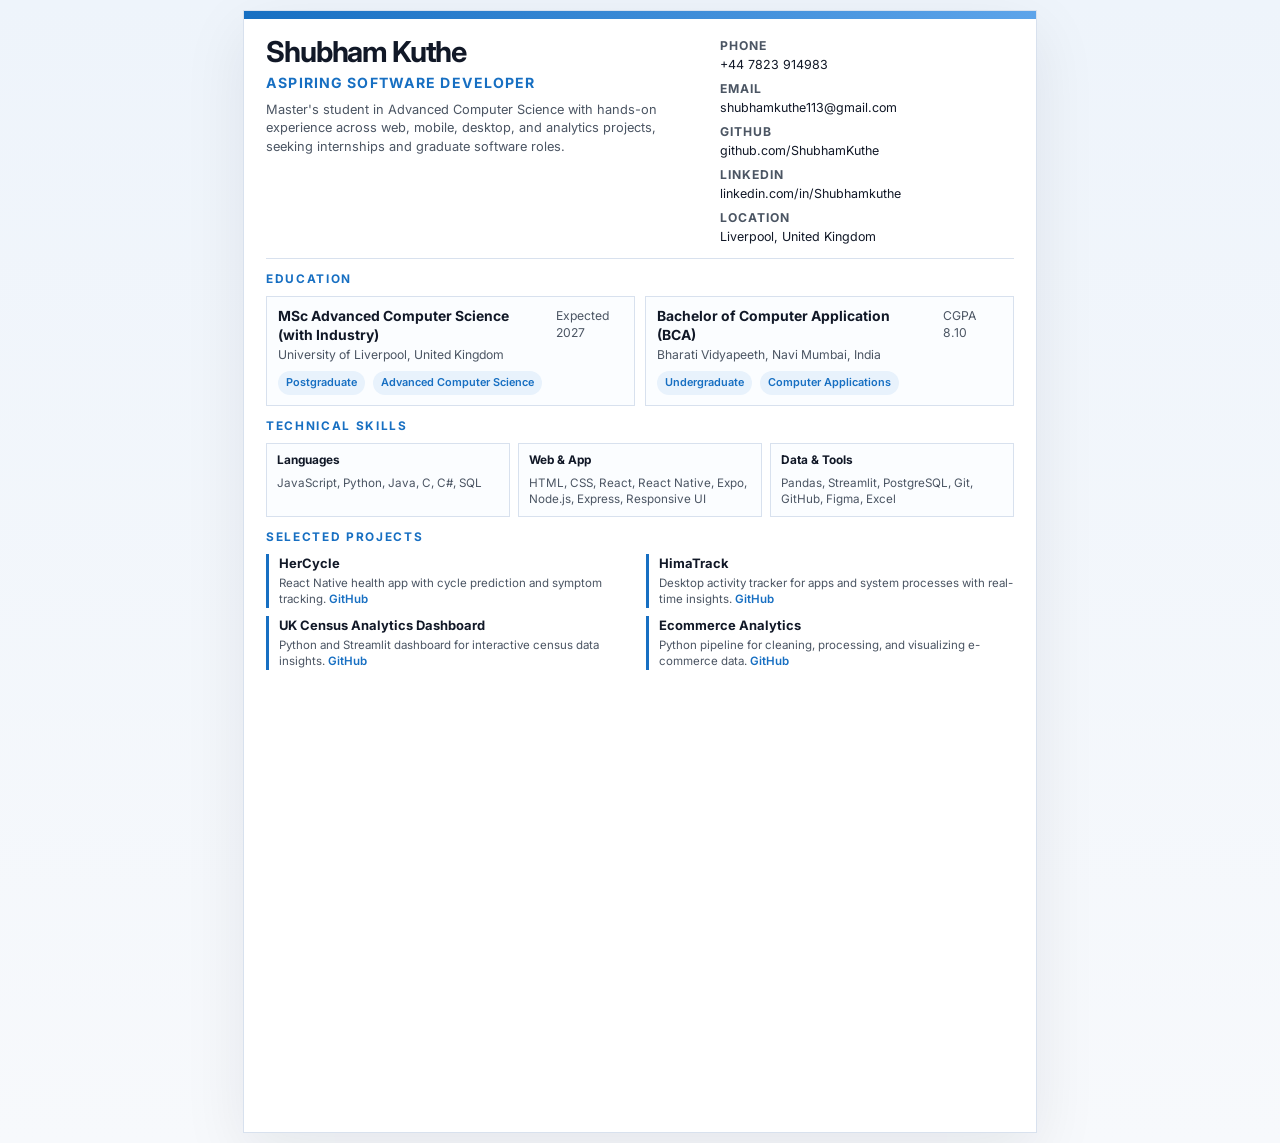
<file: cv.html>
<!DOCTYPE html>
<html lang="en">
<head>
  <meta charset="UTF-8">
  <meta name="viewport" content="width=device-width, initial-scale=1.0">
  <title>Shubham Kuthe - General CV</title>
  <link rel="preconnect" href="https://fonts.googleapis.com">
  <link rel="preconnect" href="https://fonts.gstatic.com" crossorigin>
  <link href="https://fonts.googleapis.com/css2?family=Inter:wght@400;500;600;700;800&display=swap" rel="stylesheet">
  <style>
    :root {
      --bg: #f4f7fb;
      --page: #ffffff;
      --text: #111827;
      --muted: #4b5563;
      --line: #d8e1ee;
      --accent: #176fc2;
      --accent-soft: #e8f2fc;
    }

    * { box-sizing: border-box; }

    @page {
      size: A4;
      margin: 10mm;
    }

    body {
      margin: 0;
      background: linear-gradient(180deg, #eef4fb 0%, #f7f9fc 100%);
      color: var(--text);
      font-family: 'Inter', sans-serif;
      line-height: 1.42;
      padding: 10px 8px;
    }

    .page {
      width: 210mm;
      min-height: 297mm;
      max-width: 210mm;
      margin: 0 auto;
      background: var(--page);
      border: 1px solid var(--line);
      box-shadow: 0 20px 60px rgba(17, 24, 39, 0.08);
    }

    .topbar {
      height: 8px;
      background: linear-gradient(90deg, var(--accent), #5da4ea);
    }

    .content {
      padding: 18px 22px 18px;
    }

    .header {
      display: grid;
      grid-template-columns: 1.5fr 1fr;
      gap: 14px;
      padding-bottom: 12px;
      border-bottom: 1px solid var(--line);
    }

    h1 {
      margin: 0 0 6px;
      font-size: 1.8rem;
      line-height: 1.05;
      letter-spacing: -0.04em;
    }

    .title {
      margin: 0;
      color: var(--accent);
      font-size: 0.88rem;
      font-weight: 700;
      letter-spacing: 0.08em;
      text-transform: uppercase;
    }

    .summary {
      margin: 8px 0 0;
      color: var(--muted);
      font-size: 0.8rem;
      max-width: 66ch;
    }

    .contact {
      display: grid;
      gap: 6px;
      align-content: start;
      font-size: 0.78rem;
    }

    .contact a {
      color: inherit;
      text-decoration: none;
    }

    .contact strong {
      display: block;
      color: var(--muted);
      font-size: 0.76rem;
      text-transform: uppercase;
      letter-spacing: 0.08em;
      margin-bottom: 2px;
    }

    section {
      padding-top: 12px;
    }

    .section-title {
      margin: 0 0 8px;
      font-size: 0.74rem;
      text-transform: uppercase;
      letter-spacing: 0.14em;
      color: var(--accent);
    }

    .grid-two {
      display: grid;
      grid-template-columns: 1fr 1fr;
      gap: 10px;
    }

    .card {
      border: 1px solid var(--line);
      background: #fbfdff;
      padding: 10px 11px;
    }

    .entry-head {
      display: flex;
      justify-content: space-between;
      gap: 16px;
      align-items: start;
      margin-bottom: 4px;
    }

    .entry-title {
      margin: 0;
      font-size: 0.87rem;
      font-weight: 700;
    }

    .entry-meta {
      margin: 0;
      color: var(--muted);
      font-size: 0.76rem;
    }

    .pill-row {
      display: flex;
      flex-wrap: wrap;
      gap: 8px;
      margin-top: 8px;
    }

    .pill {
      padding: 4px 8px;
      border-radius: 999px;
      background: var(--accent-soft);
      color: var(--accent);
      font-size: 0.68rem;
      font-weight: 600;
    }

    .skills {
      display: grid;
      grid-template-columns: repeat(3, minmax(0, 1fr));
      gap: 8px;
    }

    .skill-box {
      border: 1px solid var(--line);
      padding: 8px 10px;
      background: #fbfdff;
    }

    .skill-box h3 {
      margin: 0 0 6px;
      font-size: 0.74rem;
      color: var(--text);
    }

    .skill-box p {
      margin: 0;
      color: var(--muted);
      font-size: 0.73rem;
    }

    .project-list {
      display: grid;
      grid-template-columns: 1fr 1fr;
      gap: 8px 12px;
    }

    .project {
      border-left: 3px solid var(--accent);
      padding-left: 10px;
    }

    .project h3 {
      margin: 0 0 3px;
      font-size: 0.81rem;
    }

    .project p {
      margin: 0;
      color: var(--muted);
      font-size: 0.72rem;
    }

    .project a {
      color: var(--accent);
      text-decoration: none;
      font-weight: 600;
    }

    @media (max-width: 760px) {
      .content { padding: 28px 22px 32px; }
      .header, .grid-two, .skills, .project-list { grid-template-columns: 1fr; }
      h1 { font-size: 1.8rem; }
    }

    @media print {
      body {
        background: #fff;
        padding: 0;
      }

      .page {
        max-width: none;
        width: auto;
        min-height: auto;
        border: none;
        box-shadow: none;
      }

      .content {
        padding: 6px 8px 8px;
      }

      a {
        color: inherit;
        text-decoration: none;
      }
    }
  </style>
</head>
<body>
  <div class="page">
    <div class="topbar"></div>
    <div class="content">
      <header class="header">
        <div>
            <h1>Shubham Kuthe</h1>
          <p class="title">Aspiring Software Developer</p>
          <p class="summary">
            Master's student in Advanced Computer Science with hands-on experience across web, mobile, desktop, and analytics projects, seeking internships and graduate software roles.
          </p>
        </div>

        <div class="contact">
          <div>
            <strong>Phone</strong>
            <a href="tel:+447823914983">+44 7823 914983</a>
          </div>
          <div>
            <strong>Email</strong>
            <a href="mailto:shubhamkuthe113@gmail.com">shubhamkuthe113@gmail.com</a>
          </div>
          <div>
            <strong>GitHub</strong>
            <a href="https://github.com/ShubhamKuthe">github.com/ShubhamKuthe</a>
          </div>
          <div>
            <strong>LinkedIn</strong>
            <a href="https://linkedin.com/in/Shubhamkuthe">linkedin.com/in/Shubhamkuthe</a>
          </div>
          <div>
            <strong>Location</strong>
            Liverpool, United Kingdom
          </div>
        </div>
      </header>

      <section>
        <h2 class="section-title">Education</h2>
        <div class="grid-two">
          <article class="card">
            <div class="entry-head">
              <div>
                <p class="entry-title">MSc Advanced Computer Science (with Industry)</p>
                <p class="entry-meta">University of Liverpool, United Kingdom</p>
              </div>
              <p class="entry-meta">Expected 2027</p>
            </div>
            <div class="pill-row">
              <span class="pill">Postgraduate</span>
              <span class="pill">Advanced Computer Science</span>
            </div>
          </article>

          <article class="card">
            <div class="entry-head">
              <div>
                <p class="entry-title">Bachelor of Computer Application (BCA)</p>
                <p class="entry-meta">Bharati Vidyapeeth, Navi Mumbai, India</p>
              </div>
              <p class="entry-meta">CGPA 8.10</p>
            </div>
            <div class="pill-row">
              <span class="pill">Undergraduate</span>
              <span class="pill">Computer Applications</span>
            </div>
          </article>
        </div>
      </section>

      <section>
        <h2 class="section-title">Technical Skills</h2>
        <div class="skills">
          <div class="skill-box">
            <h3>Languages</h3>
            <p>JavaScript, Python, Java, C, C#, SQL</p>
          </div>
          <div class="skill-box">
            <h3>Web & App</h3>
            <p>HTML, CSS, React, React Native, Expo, Node.js, Express, Responsive UI</p>
          </div>
          <div class="skill-box">
            <h3>Data & Tools</h3>
            <p>Pandas, Streamlit, PostgreSQL, Git, GitHub, Figma, Excel</p>
          </div>
        </div>
      </section>

      <section>
        <h2 class="section-title">Selected Projects</h2>
        <div class="project-list">
          <article class="project">
            <h3>HerCycle</h3>
            <p>React Native health app with cycle prediction and symptom tracking. <a href="https://github.com/ShubhamKuthe/HerCycle">GitHub</a></p>
          </article>

          <article class="project">
            <h3>HimaTrack</h3>
            <p>Desktop activity tracker for apps and system processes with real-time insights. <a href="https://github.com/ShubhamKuthe/HimaTrack">GitHub</a></p>
          </article>

          <article class="project">
            <h3>UK Census Analytics Dashboard</h3>
            <p>Python and Streamlit dashboard for interactive census data insights. <a href="https://github.com/ShubhamKuthe/UK-Census-Analytics-Dashboard">GitHub</a></p>
          </article>

          <article class="project">
            <h3>Ecommerce Analytics</h3>
            <p>Python pipeline for cleaning, processing, and visualizing e-commerce data. <a href="https://github.com/ShubhamKuthe/Ecommerce-Analytics">GitHub</a></p>
          </article>
        </div>
      </section>
    </div>
  </div>
</body>
</html>
</file>
<file: css/style.css>
/* =========================================================
   Shubham Kuthe — portfolio
   Black & white, one family (Archivo, variable width) + mono
   for the build log and code only.
   ========================================================= */

:root {
  --black: #000000;
  --white: #f2f2ef;
  --panel: #0f0f0f;
  --raise: #1b1b1b;
  --line: rgba(242, 242, 239, 0.09);
  --mute: #8b8b88;
  --dim: #4a4a48;
  --signal: #3ddc84;            /* the only colour: Android green, used for "available" */

  --sans: "Archivo", "Helvetica Neue", Arial, sans-serif;
  --mono: "JetBrains Mono", ui-monospace, Menlo, Consolas, monospace;

  --gut: clamp(16px, 2.2vw, 28px);
  --ease: cubic-bezier(.22, 1, .36, 1);
}

*, *::before, *::after { box-sizing: border-box; margin: 0; padding: 0; }
html { background: var(--black); color-scheme: dark; }
html.lenis, html.lenis body { height: auto; }
.lenis.lenis-smooth { scroll-behavior: auto !important; }
body {
  background: var(--black);
  color: var(--white);
  font-family: var(--sans);
  font-size: 16px;
  line-height: 1.5;
  font-variation-settings: "wdth" 100;
  -webkit-font-smoothing: antialiased;
  overflow-x: hidden;
}
body.is-loading { overflow: hidden; }
a { color: inherit; text-decoration: none; }
img { display: block; max-width: 100%; }
ul { list-style: none; }
::selection { background: var(--white); color: var(--black); }
:focus-visible { outline: 2px solid var(--white); outline-offset: 4px; border-radius: 4px; }

@media (hover: hover) and (pointer: fine) {
  body.has-cursor, body.has-cursor a, body.has-cursor button { cursor: none; }
}

/* underline-on-hover links */
.link-u { position: relative; display: inline-block; }
.link-u::after {
  content: ""; position: absolute; left: 0; right: 0; bottom: -2px; height: 1px;
  background: currentColor; transform: scaleX(0); transform-origin: right;
  transition: transform .5s var(--ease);
}
.link-u:hover::after { transform: scaleX(1); transform-origin: left; }

/* line reveal wrapper */
.reveal-line { display: block; overflow: hidden; }
.reveal-line > span { display: inline-block; will-change: transform; }

/* ============ GRAIN ============ */
.grain {
  position: fixed; inset: -50%; z-index: 90; pointer-events: none; opacity: .07;
  background-image: url("data:image/svg+xml,%3Csvg xmlns='http://www.w3.org/2000/svg' width='220' height='220'%3E%3Cfilter id='n'%3E%3CfeTurbulence type='fractalNoise' baseFrequency='.85' numOctaves='3' stitchTiles='stitch'/%3E%3C/filter%3E%3Crect width='100%25' height='100%25' filter='url(%23n)'/%3E%3C/svg%3E");
  animation: grain 1s steps(6) infinite;
}
@keyframes grain {
  0% { transform: translate(0, 0); } 20% { transform: translate(-4%, 3%); }
  40% { transform: translate(3%, -5%); } 60% { transform: translate(-6%, -2%); }
  80% { transform: translate(5%, 4%); } 100% { transform: translate(0, 0); }
}

/* ============ CURSOR ============ */
.cursor {
  position: fixed; top: 0; left: 0; z-index: 100; pointer-events: none;
  width: 12px; height: 12px; margin: -6px 0 0 -6px; border-radius: 50%;
  background: var(--white); mix-blend-mode: difference;
  display: grid; place-items: center; opacity: 0;
  transition: width .3s var(--ease), height .3s var(--ease), margin .3s var(--ease);
  will-change: transform;
}
.cursor.is-on { opacity: 1; }
.cursor__label {
  font-size: 13px; font-weight: 600; color: var(--black); opacity: 0;
  transform: scale(.6); transition: opacity .3s, transform .45s var(--ease);
}
.cursor.is-big { width: 88px; height: 88px; margin: -44px 0 0 -44px; mix-blend-mode: normal; }
.cursor.is-big .cursor__label { opacity: 1; transform: scale(1); }
.cursor.is-link { width: 40px; height: 40px; margin: -20px 0 0 -20px; }
@media (hover: none), (pointer: coarse) { .cursor { display: none; } }

/* ============ LOADER ============ */
.loader { position: fixed; inset: 0; z-index: 80; pointer-events: none; }
.loader__half { position: absolute; left: 0; right: 0; height: 50.5%; background: var(--black); }
.loader__half--top { top: 0; }
.loader__half--bottom { bottom: 0; }
.loader__term {
  position: absolute; left: 50%; top: 50%; transform: translate(-50%, -50%);
  width: min(560px, calc(100% - 32px));
}
.loader__log {
  font-family: var(--mono); font-size: 13px; line-height: 1.75; color: var(--mute);
  min-height: 11em; white-space: pre-wrap;
}
.loader__log .cmd { color: var(--white); }
.loader__log .ok { color: var(--signal); }
.loader__log .caret { display: inline-block; width: .6em; height: 1.1em; background: var(--white); vertical-align: -2px; animation: blink 1s steps(1) infinite; }
@keyframes blink { 50% { opacity: 0; } }
.loader__bar { margin-top: 18px; height: 1px; background: var(--line); }
.loader__bar span { display: block; height: 100%; width: 100%; background: var(--white); transform: scaleX(0); transform-origin: left; }
.loader.is-done { display: none; }

/* ============ HERO ============ */
.hero { height: 100vh; height: 100svh; min-height: 620px; padding: var(--gut); position: relative; }
.hero__frame {
  position: relative; height: 100%; border-radius: 22px; overflow: hidden;
  background: var(--panel); border: 1px solid var(--line);
}
.hero__grid {
  position: absolute; inset: 0; pointer-events: none;
  background-image:
    linear-gradient(var(--line) 1px, transparent 1px),
    linear-gradient(90deg, var(--line) 1px, transparent 1px);
  background-size: 28px 28px;
  mask-image: radial-gradient(ellipse 80% 70% at 50% 50%, #000 40%, transparent 100%);
  opacity: .55;
}

/* giant faint marquee behind the figure */
.hero__marquee {
  position: absolute; left: 0; right: 0; top: 50%; transform: translateY(-50%);
  overflow: hidden; pointer-events: none; white-space: nowrap;
}
.marquee__track { display: inline-flex; align-items: center; gap: .35em; will-change: transform; }
.marquee__track span, .marquee__track i {
  font-size: clamp(120px, 21vw, 340px); line-height: .9; font-weight: 300; font-style: normal;
  font-variation-settings: "wdth" 112; letter-spacing: -.03em;
  color: transparent; -webkit-text-stroke: 1px rgba(242,242,239,.14);
}
.marquee__track i { -webkit-text-stroke-color: rgba(242,242,239,.07); font-weight: 100; }

/* top bar */
.topbar {
  position: absolute; z-index: 5; top: 0; left: 0; right: 0;
  display: flex; justify-content: space-between; align-items: center;
  padding: clamp(18px, 2.4vw, 30px);
}
.topbar__id { display: flex; flex-direction: column; font-weight: 600; font-size: 15px; line-height: 1.25; }
.topbar__id small { font-weight: 400; font-size: 12px; color: var(--mute); }
.topbar__links { display: flex; align-items: center; gap: clamp(14px, 2.4vw, 32px); font-size: 14px; font-weight: 500; }
.pill {
  display: inline-flex; align-items: center; gap: 10px; padding: 10px 18px;
  background: var(--white); color: var(--black); border-radius: 999px; font-weight: 600; font-size: 13px; white-space: nowrap;
}
.pill__dot { position: relative; width: 7px; height: 7px; border-radius: 50%; background: var(--signal); }
.pill__dot::after {
  content: ""; position: absolute; inset: 0; border-radius: 50%; background: var(--signal);
  animation: ping 2s var(--ease) infinite;
}
@keyframes ping { 0% { transform: scale(1); opacity: .7; } 100% { transform: scale(3.2); opacity: 0; } }

/* phone mockup (Momentum scene) */

/* phone (shared) */
.phone {
  position: relative; width: 54%; aspect-ratio: 9 / 19; border-radius: 26px;
  background: #050505; border: 1.5px solid #3a3a3a; padding: 6px;
  box-shadow: 0 30px 60px rgba(0,0,0,.6), inset 0 0 0 1px #000;
  transform-style: preserve-3d; will-change: transform;
}
.phone__notch { position: absolute; z-index: 2; top: 10px; left: 50%; translate: -50% 0; width: 26%; height: 9px; border-radius: 9px; background: #000; }
.phone__screen { position: relative; height: 100%; border-radius: 20px; overflow: hidden; background: var(--white); color: var(--black); }
.screen { position: absolute; inset: 0; padding: 26px 10px 10px; display: flex; flex-direction: column; gap: 8px; opacity: 0; transition: opacity .6s var(--ease); }
.screen.is-active { opacity: 1; }

.m-top { display: flex; justify-content: space-between; align-items: baseline; font-size: 11px; }
.m-top span { font-size: 8px; color: #6b6b68; }
.m-ring { position: relative; width: 62%; align-self: center; }
.m-ring svg { width: 100%; transform: rotate(-90deg); }
.ring-bg { fill: none; stroke: #dcdcd8; stroke-width: 10; }
.ring-fg { fill: none; stroke: var(--black); stroke-width: 10; stroke-linecap: round; stroke-dasharray: 314.16; stroke-dashoffset: calc(314.16 * (1 - var(--p))); }
.m-ring strong { position: absolute; inset: 0; display: grid; place-items: center; font-size: 13px; font-variation-settings: "wdth" 80; }
.m-list { display: flex; flex-direction: column; gap: 4px; }
.m-list li { display: flex; align-items: center; gap: 6px; font-size: 8.5px; padding: 5px 6px; border-radius: 6px; background: #e4e4e0; transition: background .3s, color .3s; }
.m-list li i { width: 9px; height: 9px; border-radius: 3px; border: 1.2px solid #8a8a86; flex: none; position: relative; transition: background .3s, border-color .3s; }
.m-list li.done { background: var(--black); color: var(--white); }
.m-list li.done i { background: var(--white); border-color: var(--white); }
.m-list li.done i::after { content: ""; position: absolute; left: 2.5px; top: .5px; width: 2.5px; height: 5px; border: solid var(--black); border-width: 0 1.2px 1.2px 0; rotate: 45deg; }

 .dd-grid span {
  aspect-ratio: 1; border-radius: 3px;
  background:
    radial-gradient(circle at 70% 30%, rgba(255,255,255,.75) 0 12%, transparent 13%),
    linear-gradient(160deg, #9a9a96, #3a3a38);
}
 .dd-grid span:nth-child(3n) { background: linear-gradient(200deg, #c9c9c5, #555553); }
 .dd-grid span:nth-child(4n) { background: radial-gradient(circle at 40% 60%, #2a2a28 0 25%, transparent 26%), linear-gradient(120deg, #b5b5b1, #6d6d6a); }

/* bottom bar */
.bottombar {
  position: absolute; z-index: 5; left: 0; right: 0; bottom: 0;
  display: flex; align-items: center; gap: 18px; padding: clamp(18px, 2.4vw, 30px);
}
.scroll-btn {
  flex: none; width: 40px; height: 40px; border-radius: 10px; display: grid; place-items: center;
  background: var(--white); color: var(--black);
}
.bottombar__bio { font-size: 14px; line-height: 1.45; color: #cfcfcb; max-width: 44ch; }
.stats { margin-left: auto; display: flex; align-items: center; gap: clamp(18px, 3vw, 44px); }
.stats li { display: flex; align-items: center; gap: 10px; font-size: 11px; line-height: 1.25; color: var(--mute); }
.stats strong { font-size: 40px; font-weight: 300; color: var(--white); line-height: 1; font-variation-settings: "wdth" 90; }
.stats strong::after { content: "+"; font-size: .7em; }
.stat-ic { width: 32px; height: 32px; fill: none; stroke: var(--white); stroke-width: 1.2; }

/* ============ SHARED SECTION TYPE ============ */
.big-h {
  font-size: clamp(44px, 7.4vw, 120px); line-height: .92; font-weight: 500;
  letter-spacing: -.035em; font-variation-settings: "wdth" 70;
}

/* ============ MORPH ============ */
.morph { position: relative; height: 300vh; }
.morph__pin { position: sticky; top: 0; height: 100vh; height: 100svh; overflow: hidden; display: grid; grid-template-columns: minmax(0, 5fr) minmax(0, 7fr); align-items: center; padding: 0 clamp(20px, 5vw, 80px); }
.morph__copy { position: relative; z-index: 2; display: grid; }
.morph__h--a, .morph__h--b { grid-area: 1 / 1; }
.morph__h {
  font-size: clamp(36px, 5.2vw, 84px); line-height: .98; font-weight: 500; letter-spacing: -.03em;
  font-variation-settings: "wdth" 72;
}
.morph__h--b { opacity: 0; }
.morph__sub { grid-area: 2 / 1; }
.morph__sub { margin-top: 28px; max-width: 34ch; color: var(--mute); font-size: 17px; }
.morph__stage { position: relative; height: 100%; display: grid; place-items: center; }
.device {
  position: relative; width: 270px; height: 550px; border-radius: 40px;
  background: #050505; border: 1.5px solid #3a3a3a; padding: 8px; overflow: hidden;
  box-shadow: 0 40px 90px rgba(0,0,0,.7);
  display: flex; flex-direction: column;
}
.device__bar {
  flex: none; height: 0; overflow: hidden; display: flex; align-items: center; gap: 6px; padding: 0 12px;
  font-size: 11px; color: var(--mute);
}
.device__bar span { width: 9px; height: 9px; border-radius: 50%; background: #3a3a3a; }
.device__bar em { font-style: normal; margin-left: 10px; }
.device__body { position: relative; flex: 1; border-radius: 32px; overflow: hidden; background: var(--white); color: var(--black); }
.device__phoneui { position: absolute; inset: 0; padding: 40px 16px 16px; display: flex; flex-direction: column; gap: 14px; }
.device__phoneui .m-top { font-size: 18px; }
.device__phoneui .m-top span { font-size: 12px; }
.device__phoneui .m-list li { font-size: 13px; padding: 10px; border-radius: 10px; gap: 10px; }
.device__phoneui .m-list li i { width: 14px; height: 14px; border-radius: 4px; }
.device__phoneui .m-list li.done i::after { left: 4px; top: 1px; width: 4px; height: 8px; border-width: 0 1.6px 1.6px 0; }
.dp-week { display: flex; align-items: flex-end; gap: 8px; height: 120px; padding: 12px; background: #e4e4e0; border-radius: 14px; }
.dp-week i { flex: 1; height: calc(var(--h) * 100%); background: var(--black); border-radius: 4px; }
.device__deskui { position: absolute; inset: 0; display: grid; grid-template-columns: 180px 1fr; opacity: 0; }
.device__deskui aside { background: #e4e4e0; padding: 18px 14px; display: flex; flex-direction: column; gap: 6px; font-size: 13px; }
.device__deskui aside b { margin-bottom: 10px; }
.device__deskui aside span { padding: 7px 10px; border-radius: 8px; color: #555; }
.device__deskui aside span.on { background: var(--black); color: var(--white); }
.dd-grid { padding: 18px; display: grid; grid-template-columns: repeat(5, 1fr); gap: 8px; align-content: start; }

/* ============ WORK ============ */
.work__head { padding: 18vh clamp(20px, 5vw, 80px) 6vh; display: flex; justify-content: space-between; align-items: flex-end; gap: 30px; flex-wrap: wrap; }
.work__head p { max-width: 30ch; color: var(--mute); font-size: 17px; }

.scene { position: relative; height: 240vh; }
.scene__pin {
  position: sticky; top: 0; height: 100vh; height: 100svh; overflow: hidden;
  display: grid; grid-template-columns: minmax(0, 5fr) minmax(0, 7fr); align-items: center; gap: 4vw;
  padding: 0 clamp(20px, 5vw, 80px);
  border-top: 1px solid var(--line);
}
.scene__copy h3 {
  font-size: clamp(40px, 5.6vw, 92px); line-height: .95; font-weight: 600; letter-spacing: -.035em;
  font-variation-settings: "wdth" 68; margin-bottom: 24px; min-height: 1em;
}
.scene__copy > p { font-size: 18px; max-width: 38ch; color: #d6d6d2; }
.scene__note { margin-top: 18px; font-size: 15px !important; color: var(--mute) !important; }
.tags { display: flex; flex-wrap: wrap; gap: 8px; margin-top: 26px; }
.tags li { font-size: 13px; padding: 6px 12px; border: 1px solid rgba(242,242,239,.22); border-radius: 99px; }
.scene__visual { position: relative; height: 78vh; display: grid; place-items: center; }

/* Momentum scene */
.phone--lg { width: auto; height: min(70vh, 640px); }
.phone--lg .screen { padding: 44px 18px 18px; gap: 16px; }
.phone--lg .m-top { font-size: 20px; }
.phone--lg .m-top span { font-size: 13px; }
.m-ring--lg { width: 58%; }
.m-ring--lg strong { font-size: clamp(22px, 3vh, 30px); }
.phone--lg .m-list { gap: 7px; }
.phone--lg .m-list li { font-size: clamp(12px, 1.6vh, 14px); padding: 1.3vh 12px; border-radius: 10px; gap: 10px; }
.phone--lg .m-list li i { width: 15px; height: 15px; border-radius: 4px; }
.phone--lg .m-list li.done i::after { left: 4px; top: 1px; width: 4px; height: 8px; border-width: 0 1.6px 1.6px 0; }
.mo-streak { margin-top: auto; text-align: center; font-size: 13px; color: #6b6b68; }
.mo-streak b { color: var(--black); }

/* app window (shared by PulseOps + Census) */
.window {
  border-radius: 14px; overflow: hidden; background: #050505; border: 1.5px solid #3a3a3a;
  box-shadow: 0 40px 90px rgba(0,0,0,.7);
}
.window .device__bar { height: 34px; }

/* PulseOps scene */
.po-stage { justify-items: stretch; height: auto; }
.po-stage .po-win { margin: 0; width: 100%; max-width: 760px; justify-self: center; }
.po-win .device__bar { justify-content: flex-start; }
.po-role { margin-left: auto; font-weight: 500; font-size: 11px; color: var(--mute); }
.po-role i { font-style: normal; color: var(--white); padding: 3px 9px; border-radius: 99px; border: 1px solid rgba(242,242,239,.25); margin-left: 4px; transition: background .4s, color .4s; }
.po-role.is-viewer i { background: var(--white); color: var(--black); }
.po-body {
  background: var(--white); color: var(--black);
  display: grid; grid-template-columns: 1.05fr 1fr; min-height: 380px;
}
.po-list { padding: 16px; border-right: 1px solid #dcdcd8; display: flex; flex-direction: column; gap: 6px; }
.po-list__head { font-size: 12px; font-weight: 600; color: #6b6b68; margin-bottom: 4px; }
.po-row {
  position: relative; display: grid; grid-template-columns: auto 1fr auto; gap: 10px; align-items: center;
  padding: 10px 10px; border-radius: 9px; background: #e8e8e4; font-size: 12.5px;
  transition: filter .5s, opacity .5s;
}
.po-row code { font-family: var(--mono); font-size: 11px; color: #6b6b68; }
.po-row span { white-space: nowrap; overflow: hidden; text-overflow: ellipsis; }
.po-row--new { background: var(--black); color: var(--white); }
.po-row--new code { color: #a9a9a5; }
.po-chip { font-style: normal; font-size: 10.5px; font-weight: 600; padding: 3px 8px; border-radius: 99px; background: #d4d4d0; color: #333; white-space: nowrap; }
.po-row--new .po-chip { background: #2a2a28; color: var(--white); }
.po-chip--live { display: inline-flex; align-items: center; gap: 5px; }
.po-chip--live::before { content: ""; width: 5px; height: 5px; border-radius: 50%; background: currentColor; animation: blink 1s steps(1) infinite; }
.po-chip--done::before { display: none; }
.po-lock {
  position: absolute; inset: 0; display: grid; place-items: center; border-radius: 9px;
  font-size: 11.5px; font-weight: 600; color: var(--black); opacity: 0; transition: opacity .5s;
  background: repeating-linear-gradient(135deg, rgba(0,0,0,.05) 0 6px, transparent 6px 12px);
}
.po-row--team.is-hidden > :not(.po-lock) { filter: blur(5px); opacity: .5; }
.po-row--team.is-hidden .po-lock { opacity: 1; }

.po-detail { padding: 16px 18px; display: flex; flex-direction: column; gap: 14px; }
.po-detail__top { display: flex; flex-direction: column; gap: 2px; }
.po-detail__top code { font-family: var(--mono); font-size: 11px; color: #6b6b68; }
.po-detail__top strong { font-size: 18px; font-variation-settings: "wdth" 82; letter-spacing: -.01em; }
.po-steps { list-style: none; display: grid; grid-template-columns: repeat(4, 1fr); gap: 4px; }
.po-steps li {
  font-size: 10.5px; font-weight: 600; text-align: center; padding: 6px 0 0; color: #9a9a96;
  border-top: 3px solid #d4d4d0; transition: color .4s, border-color .4s;
}
.po-steps li.is-on { color: var(--black); border-color: var(--black); }
.po-ai { background: #e8e8e4; border-radius: 10px; padding: 10px 12px; min-height: 84px; }
.po-ai small, .po-sla small { display: block; font-size: 10.5px; font-weight: 600; color: #6b6b68; margin-bottom: 4px; }
.po-ai__text { font-family: var(--mono); font-size: 11.5px; line-height: 1.55; white-space: pre-wrap; }
.po-sla__row { display: flex; justify-content: space-between; align-items: baseline; }
.po-sla__time { font-size: 12px; font-weight: 600; }
.po-sla__bar { height: 5px; border-radius: 9px; background: #d4d4d0; overflow: hidden; margin-top: 2px; }
.po-sla__bar i { display: block; height: 100%; width: 100%; background: var(--black); transform: scaleX(0); transform-origin: left; }
.po-audit { list-style: none; font-family: var(--mono); font-size: 10.5px; color: #555; display: flex; flex-direction: column; gap: 3px; min-height: 64px; }
.po-audit li { animation: auditIn .4s var(--ease) both; }
.po-audit li b { color: var(--black); font-weight: 500; }
@keyframes auditIn { from { opacity: 0; transform: translateY(6px); } }

@media (max-width: 900px) {
  .po-body { grid-template-columns: 1fr; min-height: 0; }
  .po-list { border-right: 0; border-bottom: 1px solid #dcdcd8; padding: 12px; }
  .po-row { padding: 7px 8px; font-size: 11.5px; }
  .po-row:nth-child(n+5) { display: none; }
  .po-detail { padding: 12px; gap: 10px; }
  .po-audit { display: none; }
  .po-ai { min-height: 70px; }
}

/* Census scene */
.scene__link { margin-top: 22px; font-size: 15px; font-weight: 600; }
.cs-stage { grid-template-columns: .9fr 1.1fr; gap: 18px; align-items: center; justify-items: stretch; height: auto; }
.cs-raw {
  background: #050505; border: 1px solid var(--line); border-radius: 14px; padding: 16px;
  font-family: var(--mono); font-size: 12px; color: var(--mute);
}
.cs-steps { list-style: none; display: grid; grid-template-columns: repeat(4, 1fr); gap: 4px; margin-bottom: 14px; font-family: var(--sans); }
.cs-steps li { font-size: 10.5px; font-weight: 600; text-align: center; padding-top: 6px; color: var(--dim); border-top: 3px solid #262624; transition: color .4s, border-color .4s; }
.cs-steps li.is-on { color: var(--white); border-color: var(--white); }
.cs-file { color: var(--white); margin-bottom: 8px; font-size: 11.5px; }
.cs-table { display: flex; flex-direction: column; }
.cs-row {
  display: grid; grid-template-columns: 1.4fr 1fr 58px; gap: 8px; align-items: center;
  padding: 5px 6px; border-radius: 5px; white-space: nowrap; overflow: hidden;
  opacity: 0; transform: translateY(6px);
  transition: opacity .35s, transform .35s var(--ease), background .4s, color .4s, max-height .5s var(--ease), padding .5s;
  max-height: 30px; flex: none;
}
.cs-row span { overflow: hidden; text-overflow: ellipsis; }
.cs-row em { font-style: normal; font-size: 10px; text-align: right; opacity: 0; transition: opacity .3s; }
.cs-row.is-in { opacity: 1; transform: none; }
.cs-row--head { opacity: 1; transform: none; color: var(--dim); border-bottom: 1px solid var(--line); border-radius: 0; margin-bottom: 4px; }
.cs-row--dirty.is-in:not(.is-clean) { color: #e9e9e6; background: rgba(242,242,239,.07); }
.cs-row--dirty.is-in:not(.is-clean) span { text-decoration: underline wavy rgba(242,242,239,.45) 1px; text-underline-offset: 3px; }
.cs-row.is-clean { color: var(--white); }
.cs-row.is-clean em { opacity: .55; }
.cs-row--dup.is-in:not(.is-dropped) { color: #e9e9e6; background: rgba(242,242,239,.07); }
.cs-row--dup.is-dropped { max-height: 0; padding-top: 0; padding-bottom: 0; opacity: 0; }
.cs-row--dup.is-dropped span { text-decoration: line-through; }
.cs-log { margin-top: 12px; padding-top: 10px; border-top: 1px solid var(--line); font-size: 11px; }
.cs-log b { color: var(--white); font-weight: 500; }

.cs-stage .cs-win { margin: 0; width: 100%; }
.cs-dash { background: var(--white); color: var(--black); padding: 18px 20px 20px; }
.cs-dash__top { display: flex; justify-content: space-between; align-items: flex-end; gap: 12px; margin-bottom: 14px; }
.cs-dash__top small { display: block; font-size: 11px; color: #6b6b68; }
.cs-dash__top strong { font-size: clamp(24px, 2.4vw, 34px); font-weight: 600; letter-spacing: -.02em; font-variation-settings: "wdth" 80; }
.cs-dash__top span { font-size: 11px; color: #6b6b68; padding-bottom: 6px; }
.cs-chart { list-style: none; display: flex; flex-direction: column; gap: 7px; }
.cs-chart li { display: grid; grid-template-columns: 11.5em 1fr 4.6em; gap: 10px; align-items: center; font-size: 11.5px; }
.cs-chart li span { white-space: nowrap; overflow: hidden; text-overflow: ellipsis; }
.cs-chart li b { font-weight: 600; text-align: right; font-variant-numeric: tabular-nums; }
.cs-bar { height: 12px; background: #e2e2de; border-radius: 3px; overflow: hidden; }
.cs-bar i { display: block; height: 100%; width: calc(var(--w) * 100%); background: var(--black); border-radius: 3px; transform: scaleX(0); transform-origin: left; }
@media (max-width: 900px) {
  .cs-stage { grid-template-columns: 1fr; gap: 10px; }
  .cs-raw { padding: 10px 12px; font-size: 10.5px; }
  .cs-steps { margin-bottom: 8px; }
  .cs-file, .cs-log { display: none; }
  .cs-raw { overflow: hidden; }
  .cs-table { max-height: 15vh; overflow: hidden; }
  .cs-chart li:nth-child(n+7) { display: none; }
  .cs-dash__top span { display: none; }
  .cs-row { padding: 3px 4px; }
  .cs-dash { padding: 12px 14px 14px; }
  .cs-chart { gap: 4px; }
  .cs-chart li { font-size: 10.5px; grid-template-columns: 8em 1fr 4.4em; }
  .cs-bar { height: 9px; }
  .scene__link { display: none; }
}
/* end census */

/* ============ MORE ============ */
.more { padding: 22vh clamp(20px, 5vw, 80px) 12vh; }
.more__list { margin-top: 7vh; border-top: 1px solid var(--line); }
.more__list a, .more__item {
  position: relative; display: grid; grid-template-columns: minmax(0, 4fr) minmax(0, 5fr) minmax(0, 3fr); gap: 24px; align-items: baseline;
  padding: 30px 0; border-bottom: 1px solid var(--line); overflow: hidden; isolation: isolate;
  transition: color .5s var(--ease), padding .5s var(--ease);
}
.more__item::before { display: none; }
.more__list a::before {
  content: ""; position: absolute; inset: 0; z-index: -1; background: var(--white);
  transform: scaleY(0); transform-origin: bottom; transition: transform .55s var(--ease);
}
.more__list a:hover, .more__list a:focus-visible { color: var(--black); padding-left: 20px; padding-right: 20px; }
.more__list a:hover::before, .more__list a:focus-visible::before { transform: scaleY(1); }
.more__list h3 { font-size: clamp(26px, 3vw, 44px); font-weight: 500; letter-spacing: -.02em; font-variation-settings: "wdth" 75; line-height: 1.05; }
.more__list p { font-size: 16px; color: inherit; opacity: .75; }
.more__list span { font-size: 14px; opacity: .6; text-align: right; }
.more__list span em { font-style: normal; font-size: 12px; }

/* ============ ABOUT ============ */
.about {
  padding: 14vh clamp(20px, 5vw, 80px); display: grid; grid-template-columns: minmax(0, 4fr) minmax(0, 6fr); gap: 6vw; align-items: start;
}
.about__photo {
  position: sticky; top: 12vh; aspect-ratio: 33 / 50; border-radius: 999px; overflow: hidden;
  background: radial-gradient(120% 80% at 50% 0%, #2c2c2c, #0a0a0a); border: 1px solid var(--line);
  max-width: 380px; width: 100%; justify-self: center;
}
.about__photo img { width: 100%; height: 100%; object-fit: cover; object-position: 50% 38%; filter: grayscale(1) contrast(1.08) brightness(1.05); transform: scale(1.06); }
.about__ph { display: none; position: absolute; inset: 0; place-items: center; color: var(--mute); font-size: 14px; }
.about__photo.is-empty img { display: none; }
.about__photo.is-empty .about__ph { display: grid; }
.about__text .lead { margin-top: 36px; font-size: clamp(22px, 2vw, 30px); line-height: 1.3; font-weight: 400; max-width: 30ch; letter-spacing: -.01em; }
.about__text > p:not(.lead) { margin-top: 22px; font-size: 17px; color: #bdbdb9; max-width: 56ch; }
.skills { margin-top: 56px; display: grid; grid-template-columns: repeat(2, minmax(0, 1fr)); border-top: 1px solid var(--line); }
.skills > div { padding: 22px 22px 22px 0; border-bottom: 1px solid var(--line); }
.skills h4 { font-size: 15px; font-weight: 600; margin-bottom: 6px; }
.skills p { font-size: 15px; color: var(--mute); }
.edu { margin-top: 40px; display: grid; gap: 16px; }
.edu dt { font-weight: 600; font-size: 16px; }
.edu dd { color: var(--mute); font-size: 15px; }

/* ============ CONTACT ============ */
.contact { min-height: 100vh; padding: 16vh clamp(20px, 5vw, 80px) 32px; display: flex; flex-direction: column; border-top: 1px solid var(--line); }
.contact__kicker { color: var(--mute); font-size: 17px; display: flex; align-items: center; gap: 10px; }
.contact__kicker::before { content: ""; width: 7px; height: 7px; border-radius: 50%; background: var(--signal); }
.contact__mail { display: block; margin-top: 4vh; }
.contact__line {
  display: block; font-size: clamp(64px, 14vw, 240px); line-height: .86; font-weight: 600; letter-spacing: -.05em;
  font-variation-settings: "wdth" 62; transition: font-variation-settings .8s var(--ease);
}
.contact__mail:hover .contact__line { font-variation-settings: "wdth" 125; }
.contact__links { margin-top: 7vh; display: flex; flex-wrap: wrap; gap: 14px 36px; font-size: 17px; }
.foot { margin-top: auto; padding-top: 12vh; display: flex; justify-content: space-between; font-size: 13px; color: var(--mute); }

/* ============ RESPONSIVE ============ */
@media (max-width: 900px) {
  .stats li:not(:first-child) { display: none; }
  .morph__pin, .scene__pin { grid-template-columns: 1fr; grid-template-rows: auto 1fr; align-content: center; padding-top: 10vh; gap: 2vh; }
  .morph__copy { text-align: left; }
  .morph__sub { display: none; }
  .scene__copy > p:not(.scene__note) { font-size: 16px; }
  .scene__note { display: none; }
  .tags { margin-top: 14px; }
  .scene__visual { height: 56vh; }
  .phone--lg { height: 52vh; }
  .phone--lg .screen { padding: 34px 12px 12px; gap: 10px; }
  .more__list a, .more__item { grid-template-columns: 1fr; gap: 6px; }
  .more__list span { text-align: left; }
  .about { grid-template-columns: 1fr; }
  .about__photo { position: relative; top: 0; max-width: 260px; }
}
@media (max-width: 640px) {
  .topbar__links .link-u { display: none; }
  .bottombar__bio { font-size: 12.5px; }
  .stats { display: none; }
  
  .skills { grid-template-columns: 1fr; }
  
  .foot { flex-direction: column; gap: 8px; }
}

/* ============ REDUCED MOTION ============ */
@media (prefers-reduced-motion: reduce) {
  *, *::before, *::after { animation-duration: .001ms !important; animation-iteration-count: 1 !important; transition-duration: .001ms !important; }
  .grain { animation: none; }
}

/* ============ LEGO FIGURE ============ */
.figure {
  --S: min(52vh, 470px, 80vw);
  --H: calc(var(--S) * 1.17);            /* character height: hair pops out above */
  --W: calc(var(--H) * 725 / 1000);      /* keeps the real proportions */
  position: absolute; z-index: 3; left: 50%; top: 50%;
  width: var(--S); height: var(--S);
  margin: calc(var(--S) * -0.42) 0 0 calc(var(--S) * -0.5);
}
.figure__back {
  position: absolute; inset: 0; border-radius: 26px;
  background:
    linear-gradient(rgba(0,0,0,.06) 1px, transparent 1px) 0 0 / 22px 22px,
    linear-gradient(90deg, rgba(0,0,0,.06) 1px, transparent 1px) 0 0 / 22px 22px,
    radial-gradient(90% 90% at 50% 20%, #f4f4f1 0%, #d6d6d2 100%);
  box-shadow: 0 40px 80px rgba(0,0,0,.55);
}
.figure__char {
  position: absolute; bottom: 0;
  left: calc((var(--S) - var(--W)) / 2);
  width: var(--W); height: var(--H);
  border-radius: 0 0 26px 26px;
  will-change: transform;
}
.figure__char img {
  width: 100%; height: 100%; max-width: none; display: block;
  filter: drop-shadow(0 14px 22px rgba(0,0,0,.28));
}

/* ============ LEGO BOT ============ */
.bot { position: fixed; right: clamp(14px, 2vw, 28px); bottom: clamp(14px, 2vw, 28px); z-index: 70; display: flex; flex-direction: column; align-items: flex-end; gap: 12px; }
.bot__btn {
  position: relative; width: 66px; height: 66px; padding: 0; border: 0; background: none;
  transition: transform .45s var(--ease);
}
/* mini version of the hero: white square, LEGO me with hair popping over the top */
.bot__av { --bs: 66px; --br: 18px; position: relative; display: block; width: var(--bs); height: var(--bs); }
.bot__box {
  position: absolute; inset: 0; border-radius: var(--br);
  background:
    linear-gradient(rgba(0,0,0,.07) 1px, transparent 1px) 0 0 / 8px 8px,
    linear-gradient(90deg, rgba(0,0,0,.07) 1px, transparent 1px) 0 0 / 8px 8px,
    radial-gradient(90% 90% at 50% 15%, #fafaf8, #d4d4d0);
  box-shadow: 0 14px 30px rgba(0,0,0,.55), 0 0 0 1px rgba(255,255,255,.12);
  transition: transform .45s var(--ease);
}
.bot__fig {
  position: absolute; inset: 0;
  clip-path: inset(-60% 0 0 0 round 0 0 var(--br) var(--br));   /* clip sides + bottom, never the top */
}
.bot__fig img {
  position: absolute; left: 50%; bottom: -6%; width: 128%; height: auto; max-width: none;
  translate: -50% 0; filter: drop-shadow(0 4px 6px rgba(0,0,0,.25));
  animation: botBreathe 3.4s ease-in-out infinite; transition: transform .5s var(--ease);
}
@keyframes botBreathe { 0%, 100% { transform: translateY(0); } 50% { transform: translateY(-3px); } }
.bot__btn:hover .bot__fig img { animation: none; transform: translateY(-9px) rotate(-3deg); }
.bot__btn:hover .bot__box { transform: rotate(-4deg) scale(1.04); }
.bot.is-open .bot__fig img { animation: none; }
.bot__ping { position: absolute; z-index: 2; top: -3px; right: -3px; width: 14px; height: 14px; border-radius: 50%; background: var(--signal); border: 2px solid var(--black); }
.bot__ping::after { content: ""; position: absolute; inset: -2px; border-radius: 50%; background: var(--signal); animation: ping 2s var(--ease) infinite; }
.bot.was-opened .bot__ping { display: none; }
.bot__av--sm { --bs: 38px; --br: 11px; flex: none; margin-top: 6px; }
.bot__av--sm .bot__box { box-shadow: none; }
.bot__av--sm .bot__fig img { animation: none; }

.bot__tease {
  background: var(--white); color: var(--black); font-size: 13px; font-weight: 600;
  padding: 9px 14px; border-radius: 14px 14px 4px 14px; box-shadow: 0 10px 24px rgba(0,0,0,.4);
  animation: botPop .5s var(--ease) both;
}
@keyframes botPop { from { opacity: 0; transform: translateY(8px) scale(.9); } }

.bot__panel {
  width: min(340px, calc(100vw - 28px)); max-height: min(520px, calc(100svh - 120px));
  display: flex; flex-direction: column; overflow: hidden;
  background: var(--white); color: var(--black); border-radius: 20px;
  box-shadow: 0 30px 70px rgba(0,0,0,.6); transform-origin: bottom right;
  animation: botOpen .45s var(--ease) both;
}
.bot__panel[hidden] { display: none; }
@keyframes botOpen { from { opacity: 0; transform: translateY(14px) scale(.92); } }
.bot__head { display: flex; align-items: center; gap: 10px; padding: 14px 14px 12px; border-bottom: 1px solid #dcdcd8; }
.bot__head b { display: block; font-size: 14px; }
.bot__head small { display: block; font-size: 11px; color: #6b6b68; line-height: 1.3; }
.bot__close { margin-left: auto; align-self: flex-start; width: 28px; height: 28px; border-radius: 50%; border: 0; background: #e4e4e0; color: var(--black); font-size: 18px; line-height: 1; }
.bot__close:hover { background: #d4d4d0; }
.bot__log { flex: 1; overflow-y: auto; padding: 14px; display: flex; flex-direction: column; gap: 8px; overscroll-behavior: contain; }
.bot__msg {
  max-width: 86%; font-size: 14px; line-height: 1.4; padding: 9px 13px; border-radius: 16px 16px 16px 4px;
  background: #e4e4e0; align-self: flex-start; animation: botPop .35s var(--ease) both;
}
.bot__msg--me { align-self: flex-end; background: var(--black); color: var(--white); border-radius: 16px 16px 4px 16px; }
.bot__msg--card { padding: 6px; display: flex; flex-direction: column; gap: 4px; background: #e4e4e0; max-width: 100%; align-self: stretch; }
.bot__link {
  display: flex; align-items: center; gap: 10px; padding: 9px 10px; border-radius: 11px; background: var(--white);
  font-size: 13.5px; font-weight: 600; transition: background .25s, color .25s;
}
.bot__link:hover { background: var(--black); color: var(--white); }
.bot__link svg { width: 18px; height: 18px; flex: none; fill: currentColor; }
.bot__link small { margin-left: auto; min-width: 0; overflow: hidden; text-overflow: ellipsis; white-space: nowrap; font-weight: 400; font-size: 12px; opacity: .6; }
.bot__typing { display: inline-flex; gap: 4px; padding: 12px 14px; }
.bot__typing i { width: 6px; height: 6px; border-radius: 50%; background: #8a8a86; animation: botDot 1s infinite; }
.bot__typing i:nth-child(2) { animation-delay: .15s; } .bot__typing i:nth-child(3) { animation-delay: .3s; }
@keyframes botDot { 0%, 60%, 100% { transform: none; opacity: .5; } 30% { transform: translateY(-4px); opacity: 1; } }
.bot__chips { display: flex; flex-wrap: wrap; gap: 6px; justify-content: flex-end; padding: 0 14px 14px; }
.bot__chips:empty { display: none; }
.bot__chip {
  border: 1.5px solid var(--black); background: transparent; color: var(--black); border-radius: 99px;
  padding: 7px 14px; font: inherit; font-size: 13px; font-weight: 600; animation: botPop .3s var(--ease) both;
}
.bot__chip:hover { background: var(--black); color: var(--white); }
@media (prefers-reduced-motion: reduce) { .bot__btn { animation: none; } }
.bottombar { padding-right: calc(clamp(18px, 2.4vw, 30px) + 72px); }
@media (max-width: 640px) { .bot__btn, .bot__av:not(.bot__av--sm) { --bs: 56px; width: 56px; height: 56px; } .bottombar { padding-right: 76px; } }
</file>
